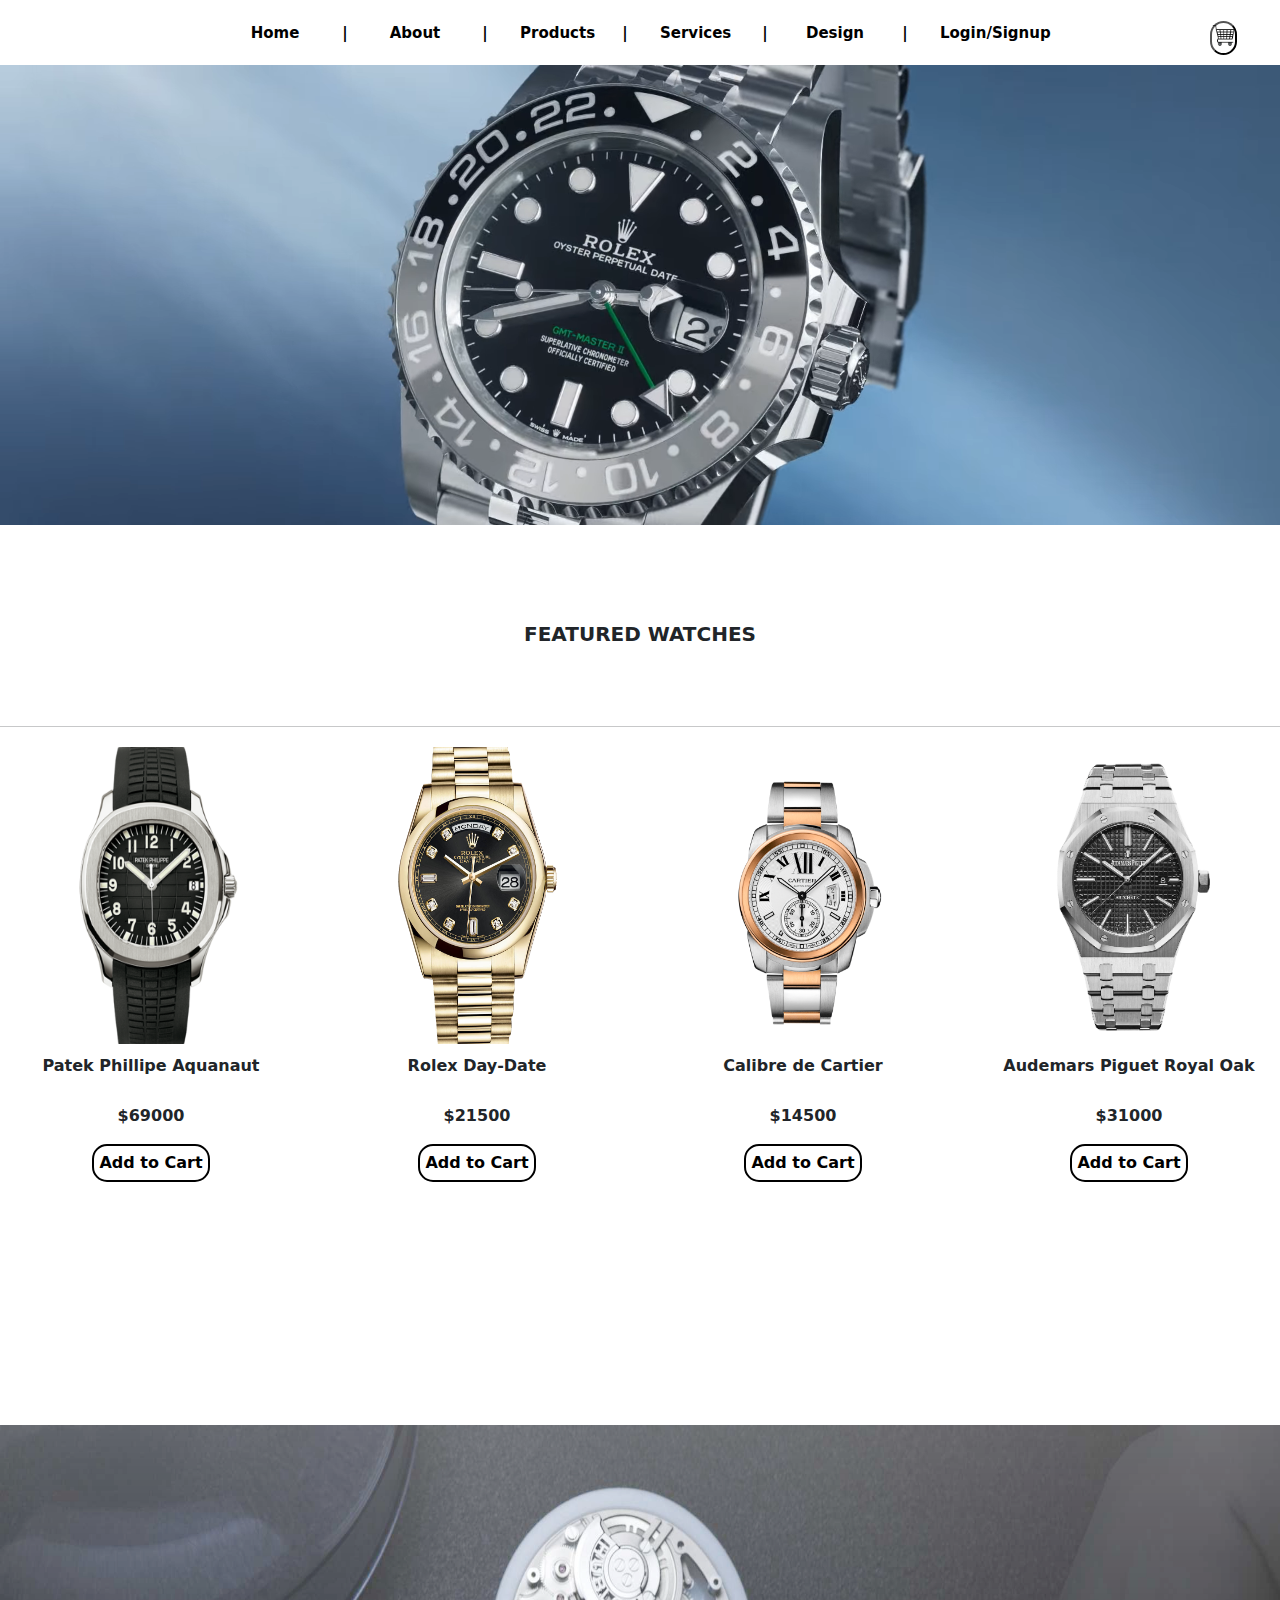
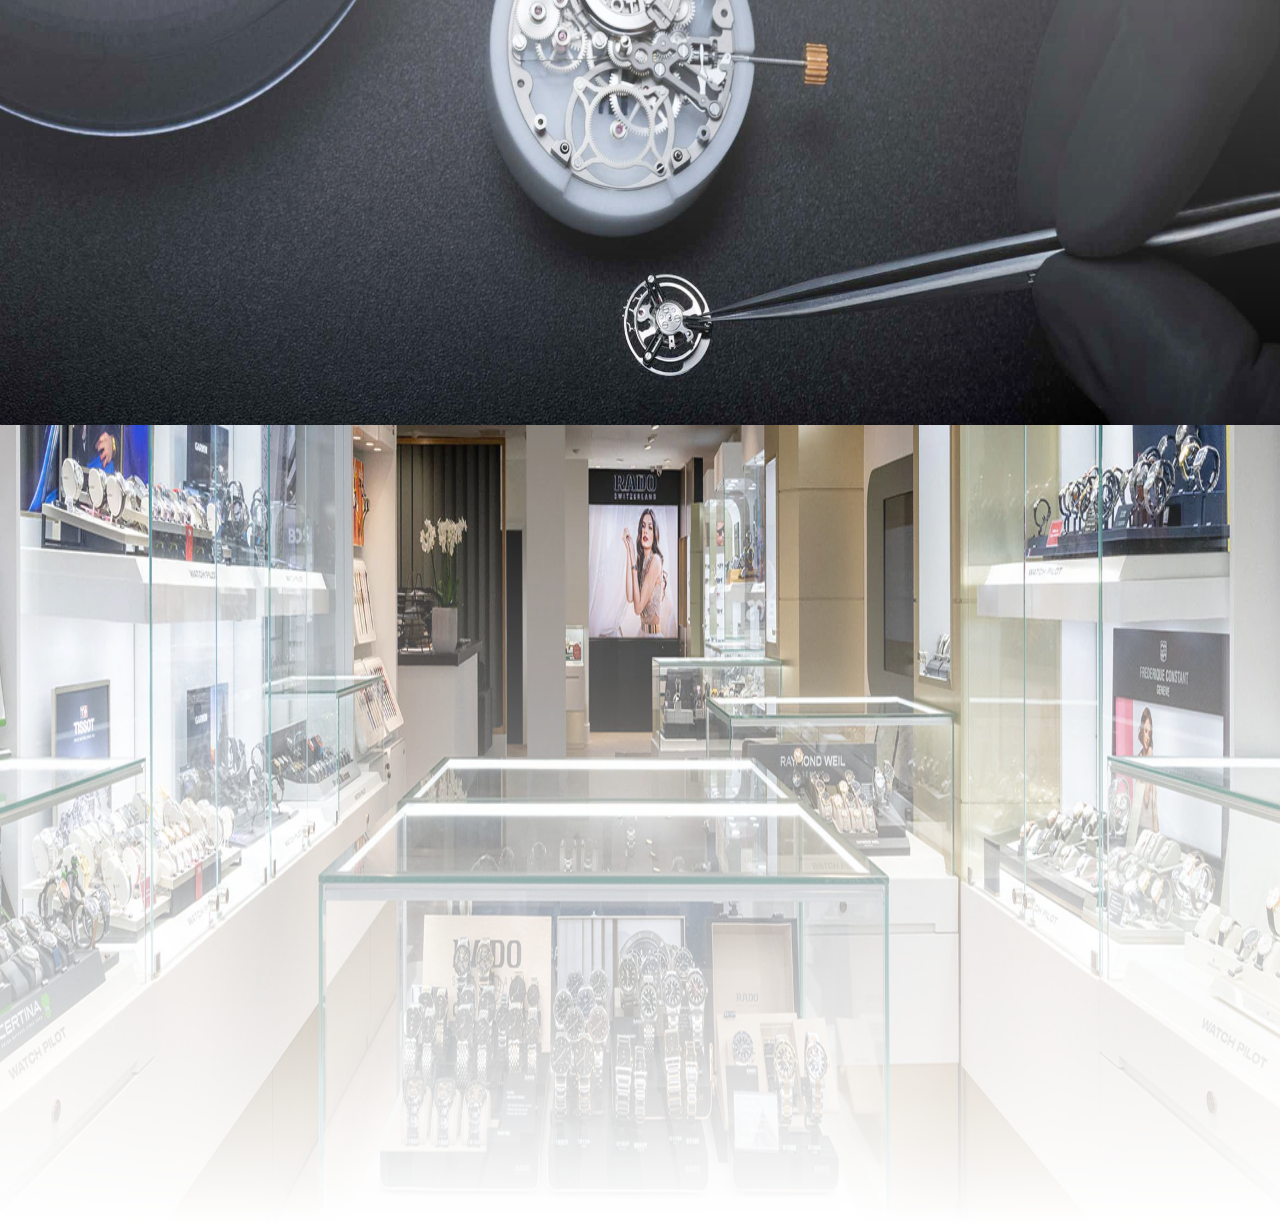
<file: Index.html>
<!--Code by Qahraman Taha Start-->
<!--Some code updated/changed by Bartlomiej-->
<!DOCTYPE html>
<html>

<head>
    <link rel="stylesheet" href="watchWebsite.css">
    <title>Watch Website</title>
</head>
<link href="https://cdn.jsdelivr.net/npm/bootstrap@5.3.3/dist/css/bootstrap.min.css" rel="stylesheet" integrity="sha384-QWTKZyjpPEjISv5WaRU9OFeRpok6YctnYmDr5pNlyT2bRjXh0JMhjY6hW+ALEwIH" crossorigin="anonymous">
<script src="Watches.js" async></script>


<body>

    <!--https://getbootstrap.com/docs/4.0/components/navbar/ This code displays a menu bar at the top of the page. Linking different pages.-->
    <div id="menu">
        <ul>
            <li class="menuitem"><a href="Index.html">Home</a></li>
            <li class="menuitem"><a href="#">|</a></li>
            <li class="menuitem"><a href="About.html">About</a></li>
            <li class="menuitem"><a href="#">|</a></li>
            <li class="menuitem"><a href="Products.html">Products</a></li>
            <li class="menuitem"><a href="#">|</a></li>
            <li class="menuitem"><a href="Services.html">Services</a></li>
            <li class="menuitem"><a href="#">|</a></li>
            <li class="menuitem"><a href="Design.html">Design</a></li>
            <li class="menuitem"><a href="#">|</a></li>
            <li class="menuitem"><a href="Contact.html">Login/Signup</a></li>
        </ul>
    </div>

    <!--This code creatse a button with an image inside. and a onclick function to go to the cart page-->
    <div id="cart">
        <button id="round" onclick="openCart()"><img id="cart2" src="Cart.png"></button>
    </div>

    <!--https://www.w3schools.com/html/html5_video.asp This code creates a import video that auto plays, loops and is muted-->
    <div id="container">
        <div id="mainpic">
            <video width="100%" grid-area="video" autoplay loop muted>
                <source src="watchvideo.webm" type="video/mp4">W
            </video>
        </div>


        <!-- This code displays images and a title of recommended watches to buy with a buy now button-->
        <div id="content text-warning">
            <h5>
                <p class="text-center">FEATURED WATCHES</p>
            </h5>
            <hr>

            <div class="container2">
                <div class="row">
                    <div class="col-sm p-1">
                        <img class="shop-item-image" src="watch1.png" width="80%" height="70%">
                        <p class="shop-item-title">Patek Phillipe Aquanaut</p>
                        <p class="shop-item-price">$69000</p>
                        <button class="buyNow" type="button">Add to Cart</button>
                    </div>
                    <div class="col-sm p-1">
                        <img class="shop-item-image" src="watch2.png" width="50%" height="70%">
                        <p class="shop-item-title" >Rolex Day-Date</p>
                        <p class="shop-item-price">$21500</p>
                        <button class="buyNow" type="button">Add to Cart</button>
                    </div>
                    <div class="col-sm p-1">
                        <img class="shop-item-image" src="watch3.png" width="90%" height="70%">
                        <p class="shop-item-title">Calibre de Cartier</p>
                        <p class="shop-item-price">$14500</p>
                        <button class="buyNow" type="button">Add to Cart</button>
                    </div>
                    <div class="col-sm p-1">
                        <img class="shop-item-image" src="watch4.png" width="90%" height="70%">
                        <p class="shop-item-title">Audemars Piguet Royal Oak</p>
                        <p class="shop-item-price">$31000</p>
                        <button class="buyNow" type="button">Add to Cart</button>
                    </div>
                </div>
            </div>

            <img src="image8.jpg" id="imagee" width="100%" height="850px">

            <!--This code displays an image-->
            <img src="image17.jpeg" class="imagee2" width="100%" height="800px">



</body>

</html>
<!--Code by Qahraman Taha End-->
</file>
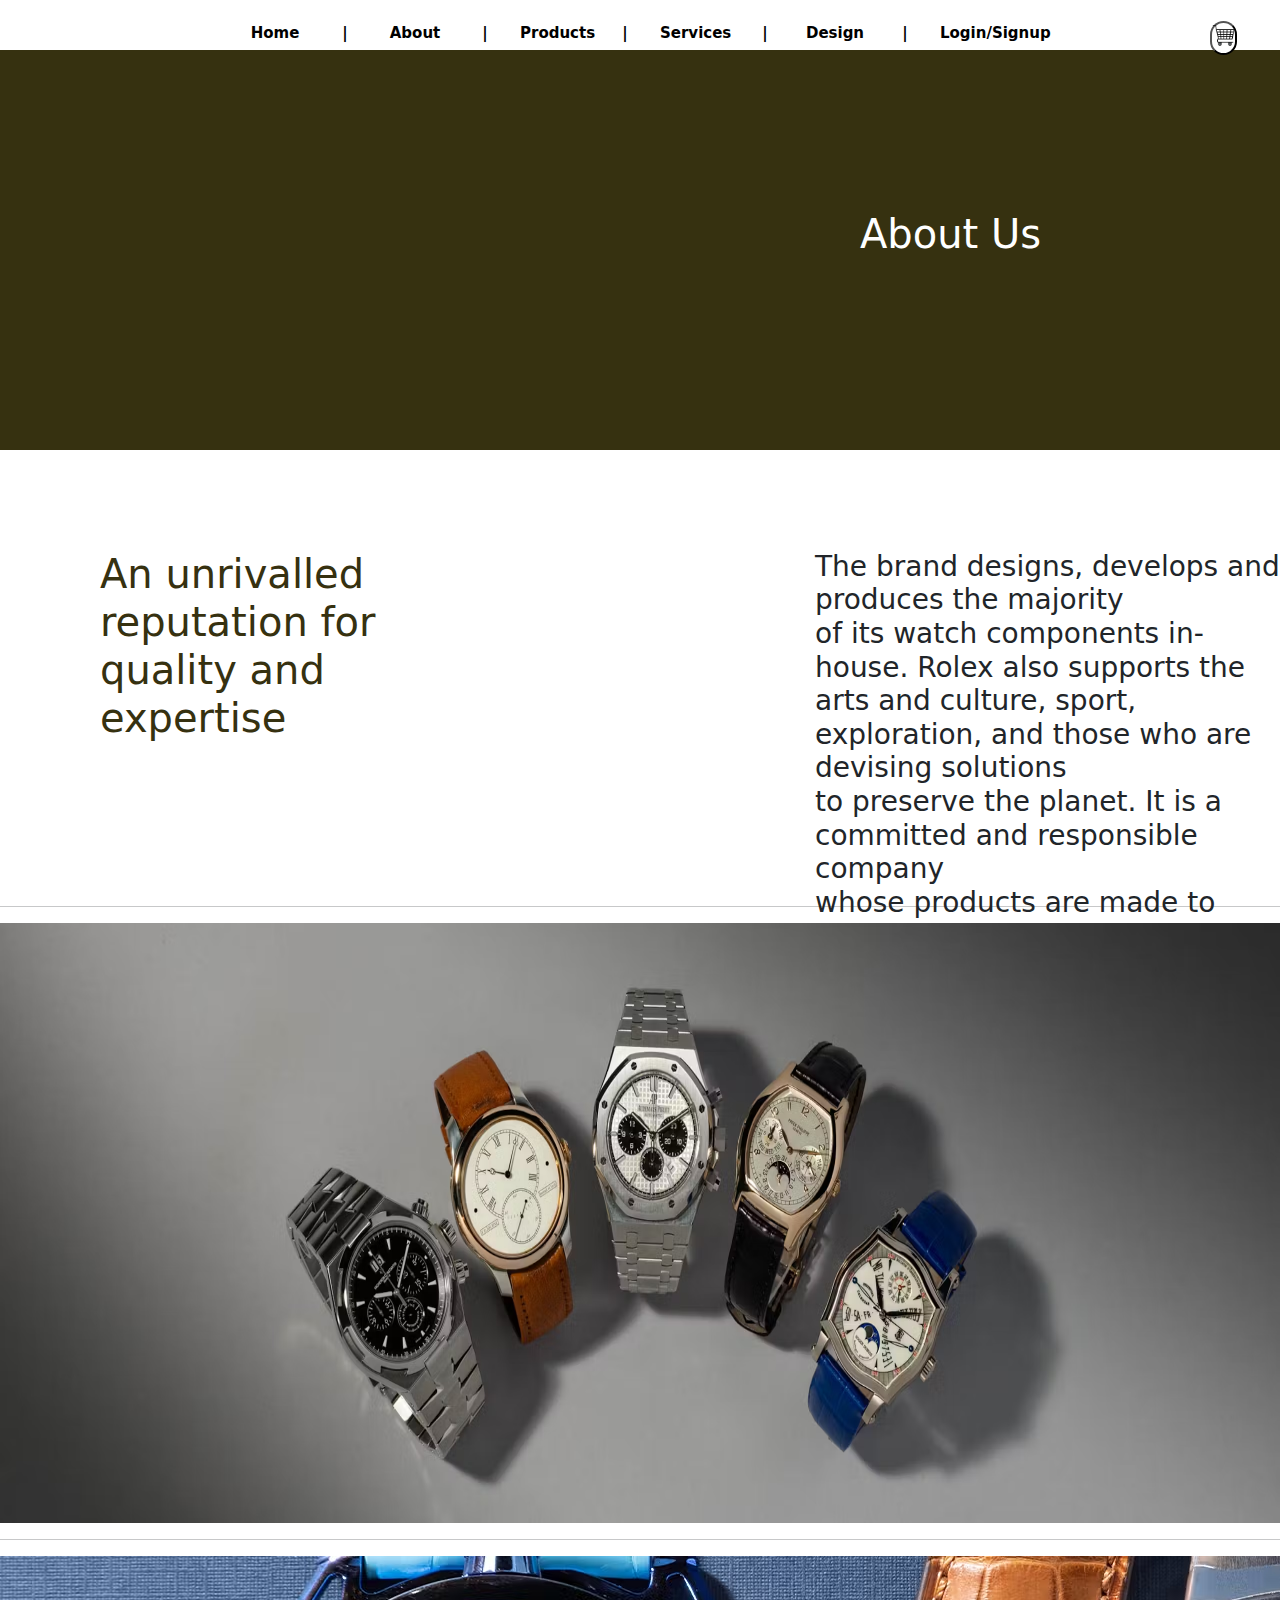
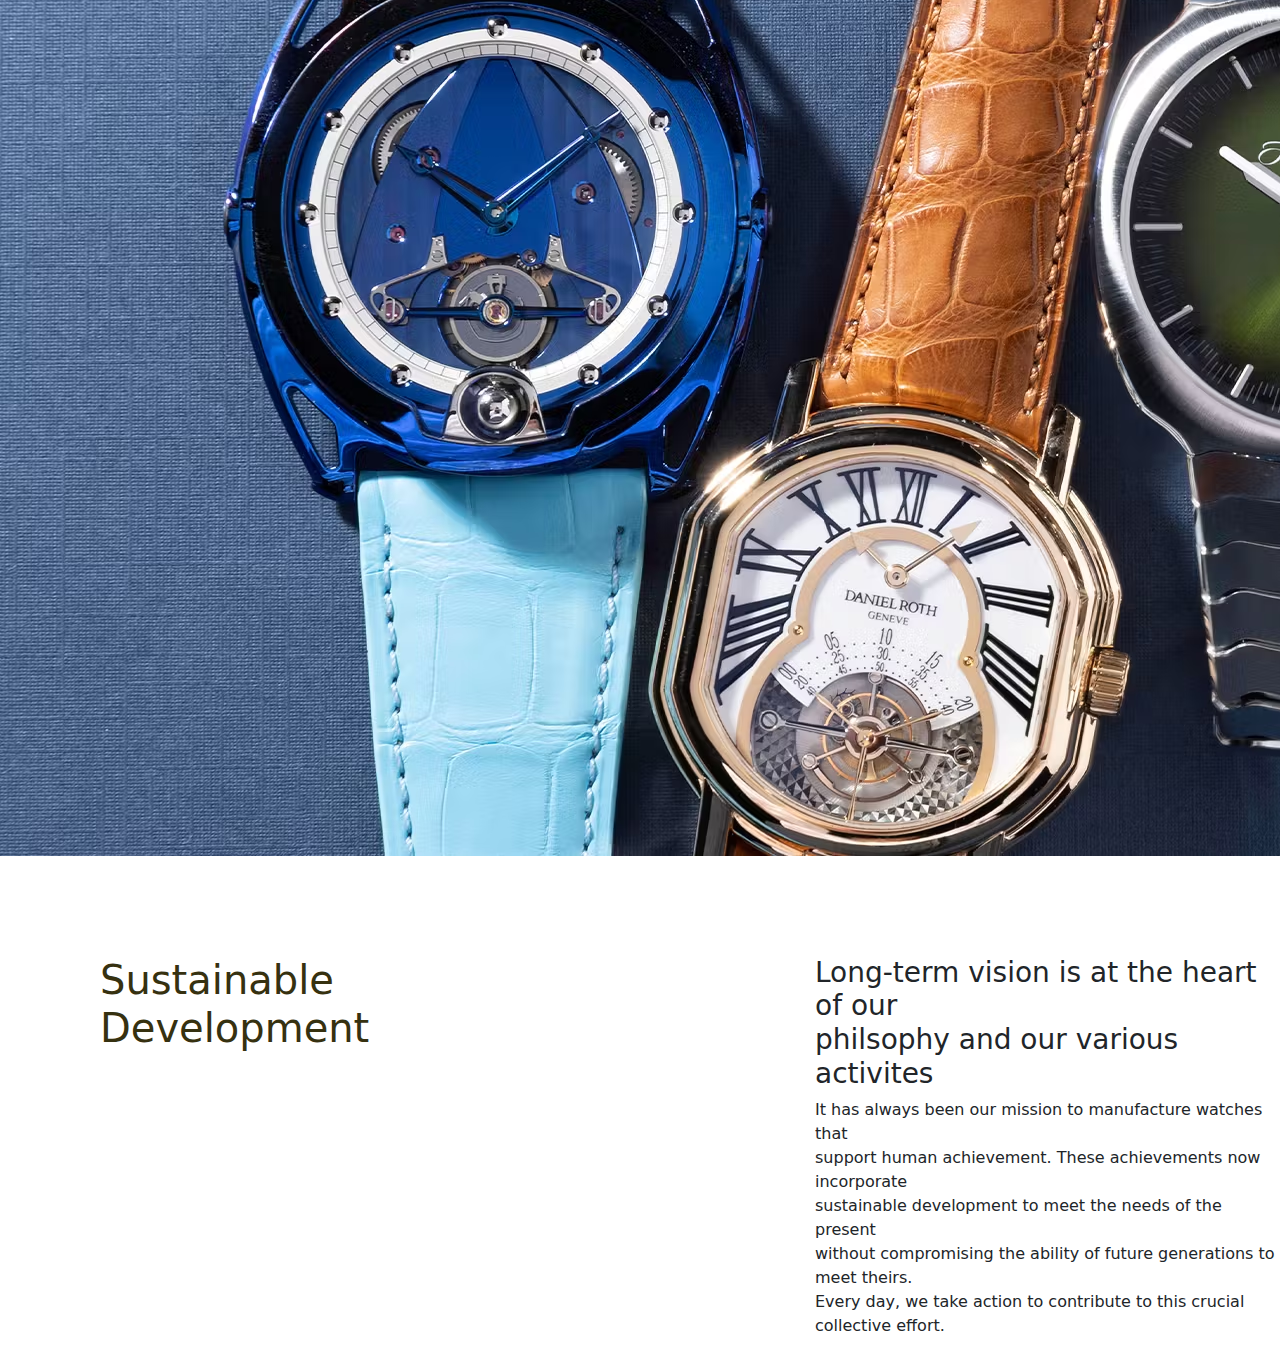
<file: About.html>
<!--Code by Qahraman Taha Start-->
<html>

<head>
    <link rel="stylesheet" href="watchWebsite.css">
    <title>Watch Website</title>
</head>
<link href="https://cdn.jsdelivr.net/npm/bootstrap@5.3.3/dist/css/bootstrap.min.css" rel="stylesheet" integrity="sha384-QWTKZyjpPEjISv5WaRU9OFeRpok6YctnYmDr5pNlyT2bRjXh0JMhjY6hW+ALEwIH" crossorigin="anonymous">
<script src="Watches.js"></script>

<body>

    <!--https://getbootstrap.com/docs/4.0/components/navbar/ This code displays a menu bar at the top of the page. Linking different pages.-->
    <div id="menu">
        <ul>
            <li class="menuitem"><a href="Index.html">Home</a></li>
            <li class="menuitem"><a href="#">|</a></li>
            <li class="menuitem"><a href="About.html">About</a></li>
            <li class="menuitem"><a href="#">|</a></li>
            <li class="menuitem"><a href="Products.html">Products</a></li>
            <li class="menuitem"><a href="#">|</a></li>
            <li class="menuitem"><a href="Services.html">Services</a></li>
            <li class="menuitem"><a href="#">|</a></li>
            <li class="menuitem"><a href="Design.html">Design</a></li>
            <li class="menuitem"><a href="#">|</a></li>
            <li class="menuitem"><a href="Contact.html">Login/Signup</a></li>
        </ul>
    </div>

    <!--This code creates a button with an image inside. and a onclick function to go to the cart page-->
    <div id="cart">
        <button id="round" onclick="openCart()"><img id="cart2" src="Cart.png"></button>
    </div>

    <!--This code is just text (H1,H3,p) inside divs. and classes for CSS.-->
    <div class="container3">
        <div class="aboutus text-white">
            <h1 id="abUs">About Us</h1>
        </div>
    </div>
    <div class="container4">
        <div id="two">
            <h1>An unrivalled reputation for <br> quality and expertise</h1>
        </div>
        <div id="three">
            <h3> The brand designs, develops and produces the majority <br>
                of its watch components in-house. Rolex also supports the arts and
                culture, sport, exploration, and those who are devising solutions<br>
                to preserve the planet. It is a committed and responsible company<br>
                whose products are made to last. In its quest for excellence,<br>
                Rolex strives each day to improve not only its watches but also<br>
                its environmental performance and its impact on society.</h3>
        </div>
    </div>
    <br>
    <br>
    <br>
    <br>
    <br>
    <br>
    <br>
    <br>
    <br>
    <br>
    <hr>
    <!--This code displays an image with a width of 100% and a height of 600px-->
    <img src="image21.jpeg" alt="..." width="100%" height="600px">
    <hr>
    <div>
        <!--This code displays an image with a paragraph and H4 text. with some classes for CSS-->
        <img src="image20.jpeg" alt="...">
        
        <div class="container4">
            <div id="two">
                <h1 class="text-centerp2">Sustainable Development</h1>
            </div>
            <div id="three">
                <h3>    Long-term vision is at the heart of our <br>
                    philsophy and our various activites</h4>
                    It has always been our mission to manufacture watches that <br>
                    support human achievement. These achievements now incorporate <br>
                    sustainable development to meet the needs of the present <br> 
                    without compromising the ability of future generations to meet theirs.<br>
                    Every day, we take action to contribute to this crucial collective effort.</p>
            </div>
        </div>

    </div>
</body>
</html>
<!--Code by Qahraman Taha End-->
</file>
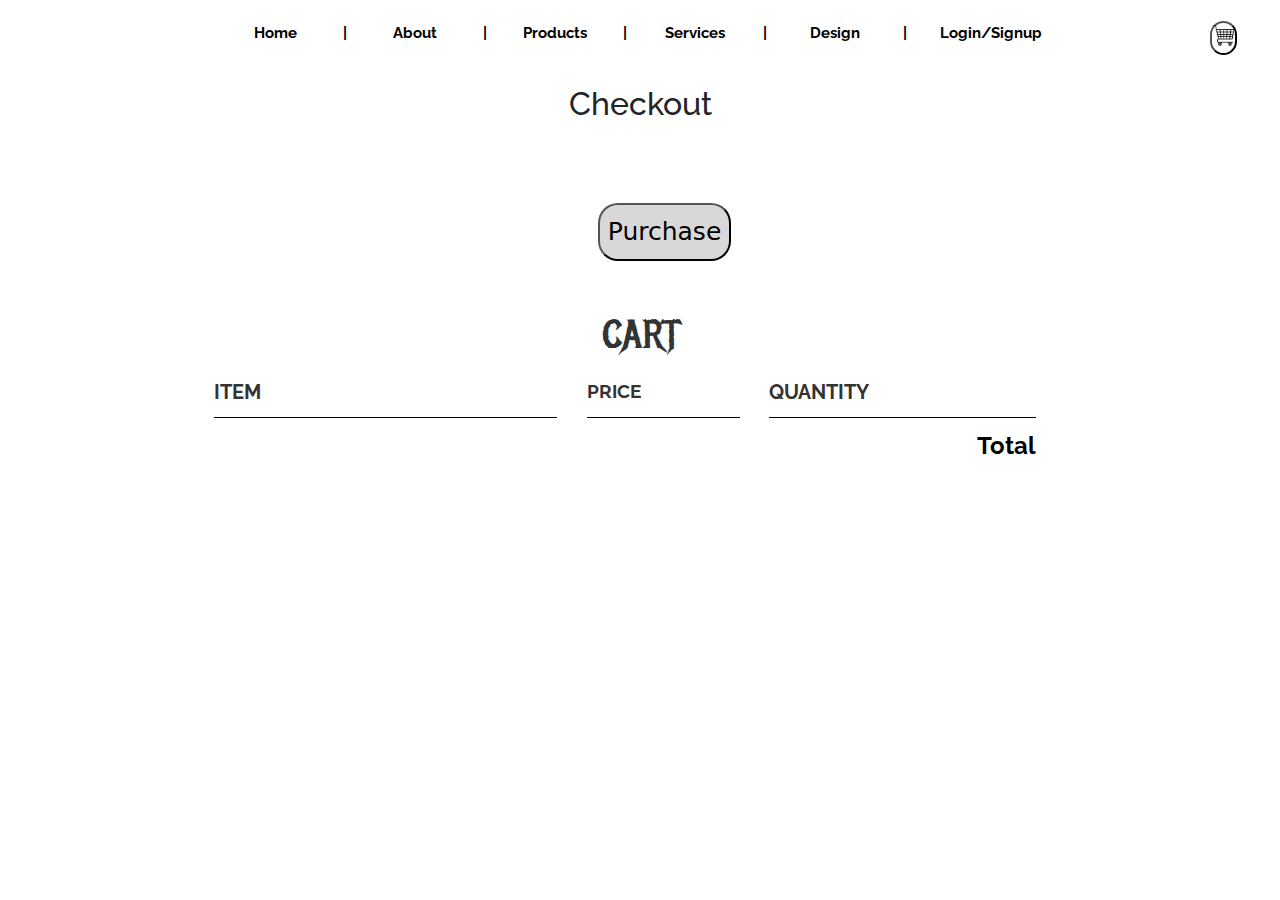
<file: Cart.html>
<!--Code by QahramanTaha Start-->
<!DOCTYPE html>
<html>
<head>
<meta charset="utf-8">
<meta name="viewport" content="width=device-width, initial-scale=1">
<title>Watch Website</title>
<link rel="stylesheet" href="watchWebsite.css">
<link href="https://cdn.jsdelivr.net/npm/bootstrap@5.3.3/dist/css/bootstrap.min.css" rel="stylesheet" integrity="sha384-QWTKZyjpPEjISv5WaRU9OFeRpok6YctnYmDr5pNlyT2bRjXh0JMhjY6hW+ALEwIH" crossorigin="anonymous">
<script src="Cart.js" async></script>
<style>
@import url('https://fonts.googleapis.com/css?family=Raleway:300,400,700');
@import url("https://fonts.googleapis.com/css?family=Metal+Mania");

@font-face {
    font-family: "Booter - Zero Zero";
    src: url("Fonts/Booter - Zero Zero.woff") format("woff"),
         url("Fonts/Booter - Zero Zero.woff2") format("woff2");
    font-weight: normal;
    font-style: normal;
}

* {
    box-sizing: border-box;
    font-family: Raleway;
    color: #777;
}

html, body {
    margin: 0;
    padding: 0;
    min-height: 100%;
}

.nav ul {
    margin: 0;
}

.nav li {
    display: inline;
}

.nav a {
    display: inline-block;
    padding: .5em;
    color: white;
    text-decoration: none;
}

.main-nav {
    text-align: center;
    font-size: 1.1em;
    font-weight: lighter;
    border-bottom: 1px solid rgba(255, 255, 255, .3)
}

.main-nav li {
    padding: 0 5%;
}

.nav a:hover {
    background-color: rgba(255, 255, 255, .3)
}

.main-header {
    background-color: rgba(0, 0, 0, .6);
    background-image: url("Images/Header Background.jpg");
    background-blend-mode: multiply;
    background-size: cover;
    padding-bottom: 30px;
}

.band-name {
    text-align: center;
    margin: 0;
    font-size: 4em;
    font-family: "Booter - Zero Zero";
    font-weight: normal;
    color: white;
}

.band-name-large {
    font-size: 8em;
}

.content-section {
    margin: 1em;
}

.container {
    max-width: 900px;
    margin: 0 auto;
    padding: 0 1.5em;
}
.section-header {
    font-family: "Metal Mania";
    font-weight: normal;
    color: #333;
    text-align: center;
    font-size: 2.5em;
}

.about-band-image {
    float: left;
    height: 200px;
    width: 200px;
    margin: 15px;
    border-radius: 50%;
}

.main-footer {
    background-color: #56CCF2;
    color: white;
    padding: .25em 0;
}

.main-footer-container {
    display: flex;
    align-items: center;
}

.main-footer-container ul {
    flex-grow: 1;
    text-align: end;
}

.footer-nav li {
    padding: 0 .5em;
}

.footer-nav img {
    width: 30px;
    height: 30px;
}

.btn {
    text-align: center;
    vertical-align: middle;
    padding: .67em .67em;
    cursor: pointer;
}

.btn-header {
    margin: .5em 15% 2em 15%;
    color: white;
    border: 2px solid #2D9CDB;
    background-color: rgba(255, 255, 255, .1);
    border-radius: 0;
    font-size: 1.5em;
    font-weight: lighter;
    padding-left: 2em;
    padding-right: 2em;
}

.btn-header:hover {
    background-color: rgba(255, 255, 255, .3);
}

.btn-play {
    display: block;
    margin: 0 auto;
    color: #2D9CDB;
    font-size: 4em;
    border-radius: 50%;
    width: 100px;
    height: 100px;
    padding: 0;
    text-align: center;
}

.btn-primary {
    color: white;
    background-color: #56CCF2;
    border: none;
    border-radius: .3em;
    font-weight: bold;
}

.btn-primary:hover {
    background-color: #2D9CDB;
}

.tour-row {
    border-bottom: 1px solid black;
    padding-bottom: 1em;
    margin-bottom: 1em;
}

.tour-row:last-child {
    border: none;
}

.tour-item {
    display: inline-block;
    padding-right: .5em;
}

.tour-date {
    color: #555;
    width: 11%;
    font-weight: bold;
}

.tour-city {
    width: 24%;
}

.tour-arena {
    width: 42%;
}

.tour-btn {
    max-width: 19%;
}

.shop-item {
    margin: 30px;
}

.shop-item-title {
    display: block;
    width: 100%;
    text-align: center;
    font-weight: bold;
    font-size: 1.5em;
    color: #333;
    margin-bottom: 15px;
}

.shop-item-image {
    height: 250px;
}

.shop-item-details {
    display: flex;
    align-items: center;
    padding: 5px;
}

.shop-item-price {
    flex-grow: 1;
    color: #333;
}

.shop-items {
    display: flex;
    flex-wrap: wrap;
    justify-content: space-around;
}

.cart-header {
    font-weight: bold;
    font-size: 1.25em;
    color: #333;
}

.cart-column {
    display: flex;
    align-items: center;
    border-bottom: 1px solid black;
    margin-right: 1.5em;
    padding-bottom: 10px;
    margin-top: 10px;
}

.cart-row {
    display: flex;
}

.cart-item {
    width: 45%;
}

.cart-price {
    width: 20%;
    font-size: 1.2em;
    color: #333;
}

.cart-quantity {
    width: 35%;
}

.cart-item-title {
    color: #333;
    margin-left: .5em;
    font-size: 1.2em;
}

.cart-item-image {
    width: 75px;
    height: auto;
    border-radius: 10px;
}

.btn-danger {
    color: white;
    background-color: #EB5757;
    border: none;
    border-radius: .3em;
    font-weight: bold;
}

.btn-danger:hover {
    background-color: #CC4C4C;
}

.cart-quantity-input {
    height: 34px;
    width: 50px;
    border-radius: 5px;
    border: 1px solid #56CCF2;
    background-color: #eee;
    color: #333;
    padding: 0;
    text-align: center;
    font-size: 1.2em;
    margin-right: 25px;
}

.cart-row:last-child {
    border-bottom: 1px solid black;
}

.cart-row:last-child .cart-column {
    border: none;
}

.cart-total {
    text-align: end;
    margin-top: 10px;
    margin-right: 10px;
}

.cart-total-title {
    font-weight: bold;
    font-size: 1.5em;
    color: black;
    margin-right: 20px;
}

.cart-total-price {
    color: #333;
    font-size: 1.1em;
}

.btn-purchase {
    display: block;
    margin: 40px auto 80px auto;
    font-size: 1.75em;
}

.purchaseBtn {
    margin-left: 46.7%;
    color: black;
    background-color: rgb(216, 216, 216);
    border-radius: 20px;
    padding: 8px;
    margin-bottom: 50px;
    font-size: 25px;
    font-weight: 500;
}

</style>
</head>
<body>
  <!--https://getbootstrap.com/docs/4.0/components/navbar/ This code displays a menu bar at the top of the page. Linking different pages.-->
  <div id="menu">
    <ul>
      <li class="menuitem"><a href="Index.html">Home</a></li>
      <li class="menuitem"><a href="#">|</a></li>
      <li class="menuitem"><a href="About.html">About</a></li>
      <li class="menuitem"><a href="#">|</a></li>
      <li class="menuitem"><a href="Products.html">Products</a></li>
      <li class="menuitem"><a href="#">|</a></li>
      <li class="menuitem"><a href="Services.html">Services</a></li>
      <li class="menuitem"><a href="#">|</a></li>
      <li class="menuitem"><a href="Design.html">Design</a></li>
      <li class="menuitem"><a href="#">|</a></li>
      <li class="menuitem"><a href="Contact.html">Login/Signup</a></li>
    </ul>
  </div>
 
  <!--This code creates a button with an image inside and an onclick function to go to the cart page-->
  <div id="cart">
    <a href="Cart.html"><button id="round" onclick="openCart()"><img id="cart2" src="Cart.png"></button></a>
  </div>                 
  <!--Some of Bartlomiej's code included-->
  <!--https://getbootstrap.com/docs/4.0/layout/grid/. This code is a checkout area. Creates rows and columns for when a user buys an item. it would be displayed in this grid system-->
  <h2 class="text-center">Checkout</h2>

  <button class="purchaseBtn" id="show-Card">Purchase</button>
  
  <!--Robert Onofrei, This is our cart system where you can add too, increase/decrease quantity, remove items from cart-->
  <section class="container content-section">
    <h2 class="section-header">CART</h2>
    <div class="cart-row">
        <span class="cart-item cart-header cart-column">ITEM</span>
        <span class="cart-price cart-header cart-column">PRICE</span>
        <span class="cart-quantity cart-header cart-column">QUANTITY</span>
    </div>
    <div class="cart-items">
    </div>
    <div class="cart-total">
        <strong class="cart-total-title">Total</strong>
        <span class="cart-total-price"></span>
    </div>
<!--Robert Onofrei, This is our purchase system where you input ur card details no money will be take of course-->

    <div class="popup">
        <div class="close-btn">&times;</div>
        <div class="form">
            <h2>Payment Details</h2>
            <div class="form-element">
                <label for="fullName">CardHolder Name</label>
                <input type="fname" id="Name" placeholder="John Ward">
            </div>
            <div class="form-element">
                <label for="CardNumber">Card Number</label>
                <input type="fname" id="Number" placeholder="16 Digit Number">
            </div>
            <div class="form-element">
                <label for="ExpiryDate">Expiry Date</label> 
                <input type="Expiry" id="Expiry" placeholder="MM/YY"> 
            <div class="form-element">
                <label for="fullName">CVV</label>
                <input type="CVV" id="CVV" placeholder="3 Digit Number">
            </div>
            <div class="form-element">
                <input type="checkbox" id="Save card details">
                <label for="Save card details">Save Card Details</label>
            </div>
            <div class="form-element">
                <button onclick="confirmation()">Pay Now</button>
            </div>
            <div class="form-element">
                <a href="#"></a>
            </div>
        </div>
    </div>
    
</section>
</body>
</html>
<!--Code by Qahraman Taha End-->
</file>
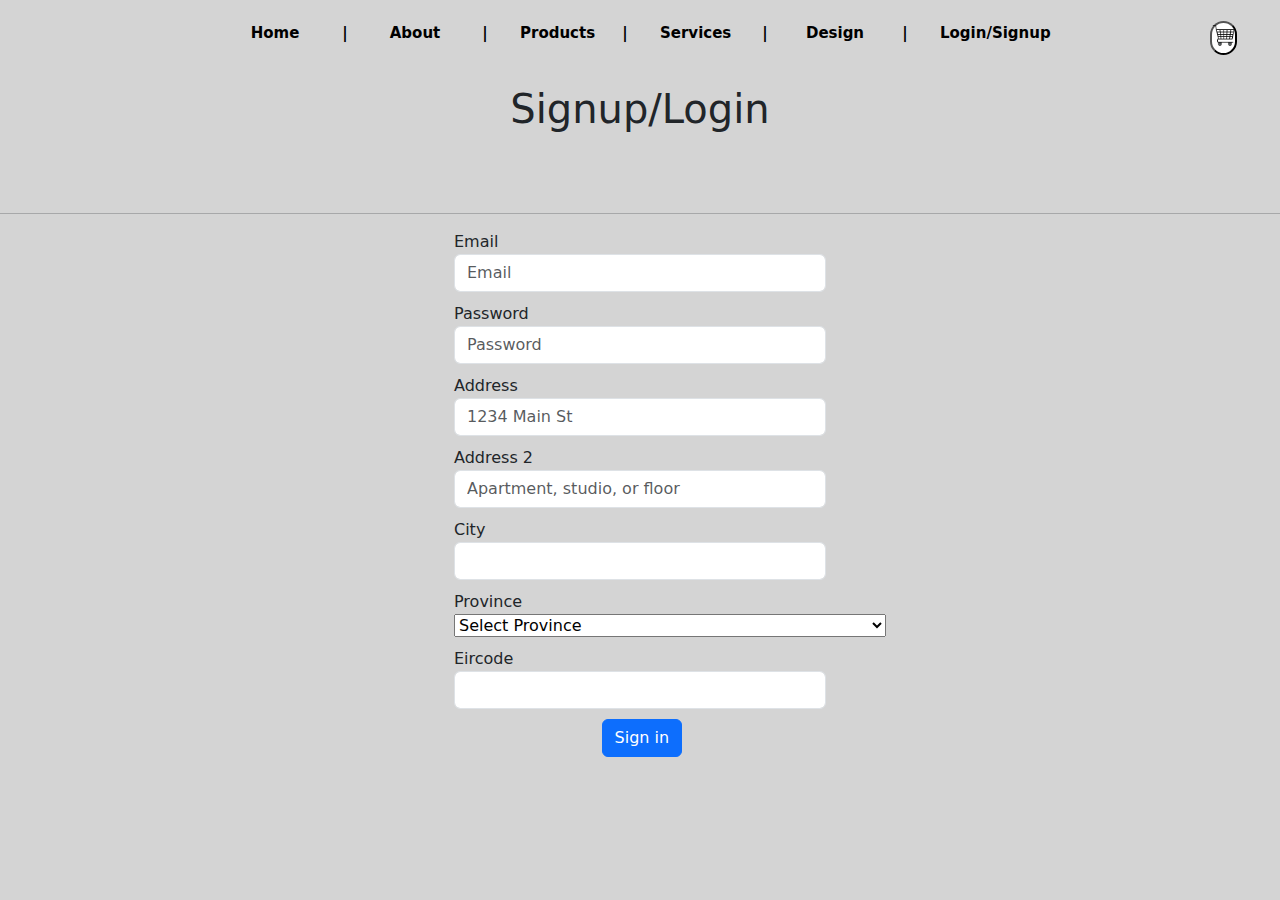
<file: Contact.html>
<!--Code by Qahraman Taha Start-->
<!--*Contact page is actually login page*-->
<html>

<head>
    <meta charset="UTF-8">

    <link rel="stylesheet" href="watchWebsite.css">
    <link href="https://cdn.jsdelivr.net/npm/bootstrap@5.3.3/dist/css/bootstrap.min.css" rel="stylesheet" integrity="sha384-QWTKZyjpPEjISv5WaRU9OFeRpok6YctnYmDr5pNlyT2bRjXh0JMhjY6hW+ALEwIH" crossorigin="anonymous">

    <title>Watch Website</title>
</head>
<script src="Watches.js"></script>

<body class="signup">
    <!--https://getbootstrap.com/docs/4.0/components/navbar/ This code displays a menu bar at the top of the page. Linking different pages.-->
    <div id="menu">
        <ul>
            <li class="menuitem"><a href="Index.html">Home</a></li>
            <li class="menuitem"><a href="#">|</a></li>
            <li class="menuitem"><a href="About.html">About</a></li>
            <li class="menuitem"><a href="#">|</a></li>
            <li class="menuitem"><a href="Products.html">Products</a></li>
            <li class="menuitem"><a href="#">|</a></li>
            <li class="menuitem"><a href="Services.html">Services</a></li>
            <li class="menuitem"><a href="#">|</a></li>
            <li class="menuitem"><a href="Design.html">Design</a></li>
            <li class="menuitem"><a href="#">|</a></li>
            <li class="menuitem"><a href="Contact.html">Login/Signup</a></li>
        </ul>
    </div>

    <!--This code creatse a button with an image inside. and a onclick function to go to the cart page-->
    <div id="cart">
        <button id="round" onclick="openCart()"><img id="cart2" src="Cart.png"></button>
    </div>

    <h1 class="text-center">Signup/Login</h1>

    <hr> 
    <div id="container"></div>
    <!--Some of Bartlomiej's code included-->
    <!--https://getbootstrap.com/docs/4.0/components/forms/ this code creates a form for users containing email, passowrd, address, city, state, zip and a sign in button. to make an account.-->
    <div class="container">
        <form>
            <div class="form-row  d-flex justify-content-center">
                <div class="form-group col-md-4 col-sm-12 ">
                    <label for="inputEmail4">Email</label>
                    <input type="email" class="form-control" id="inputEmail4" placeholder="Email">
                </div>
            </div>
            <div class="form-row d-flex justify-content-center">
                <div class="form-group col-md-4 col-sm-12">
                    <label for="inputPassword4">Password</label>
                    <input type="password" class="form-control" id="inputPassword4" placeholder="Password">
                </div>
            </div>
            <div class="form-row d-flex justify-content-center">
                <div class="form-group col-md-4 col-sm-12">
                    <label for="inputAddress">Address</label>
                    <input type="text" class="form-control" id="inputAddress" placeholder="1234 Main St">
                </div>
            </div>
            <div class="form-row d-flex justify-content-center">
                <div class="form-group col-md-4 col-sm-12">
                    <label for="inputAddress2">Address 2</label>
                    <input type="text" class="form-control" id="inputAddress2" placeholder="Apartment, studio, or floor">
                </div>
            </div>

            <div class="form-row d-flex justify-content-center">
                <div class="form-group col-md-4 col-sm-12">
                    <label for="inputCity">City</label>
                    <input type="text" class="form-control" id="inputCity">
                </div>
            </div>
            
            <div class="form-row d-flex justify-content-center">
                <div class="form-group col-md-4 col-sm-12">
                    <label for="inputState">Province</label>
                    <div class="select">
                        <select>
                            <option value="0">Select Province</option>
                            <option value="1">Connacht</option>
                            <option value="2">Leinster</option>
                            <option value="3">Munster</option>
                            <option value="4">Ulster</option>
                        </select>
                    </div>
                </div>
            </div>
            <div class="form-row d-flex justify-content-center">
                <div class="form-group col-md-4 col-sm-12">
                    <label for="inputZip">Eircode</label>
                    <input type="text" class="form-control" id="inputZip">
                </div>
            </div>
            </div>
            </div>
            </div>
            <button type="submit" class="btn btn-primary" onclick="login()">Sign in</button>
        </form>
    </div>

</body>

</html>
<!--Code by Qahraman Taha End-->
</file>
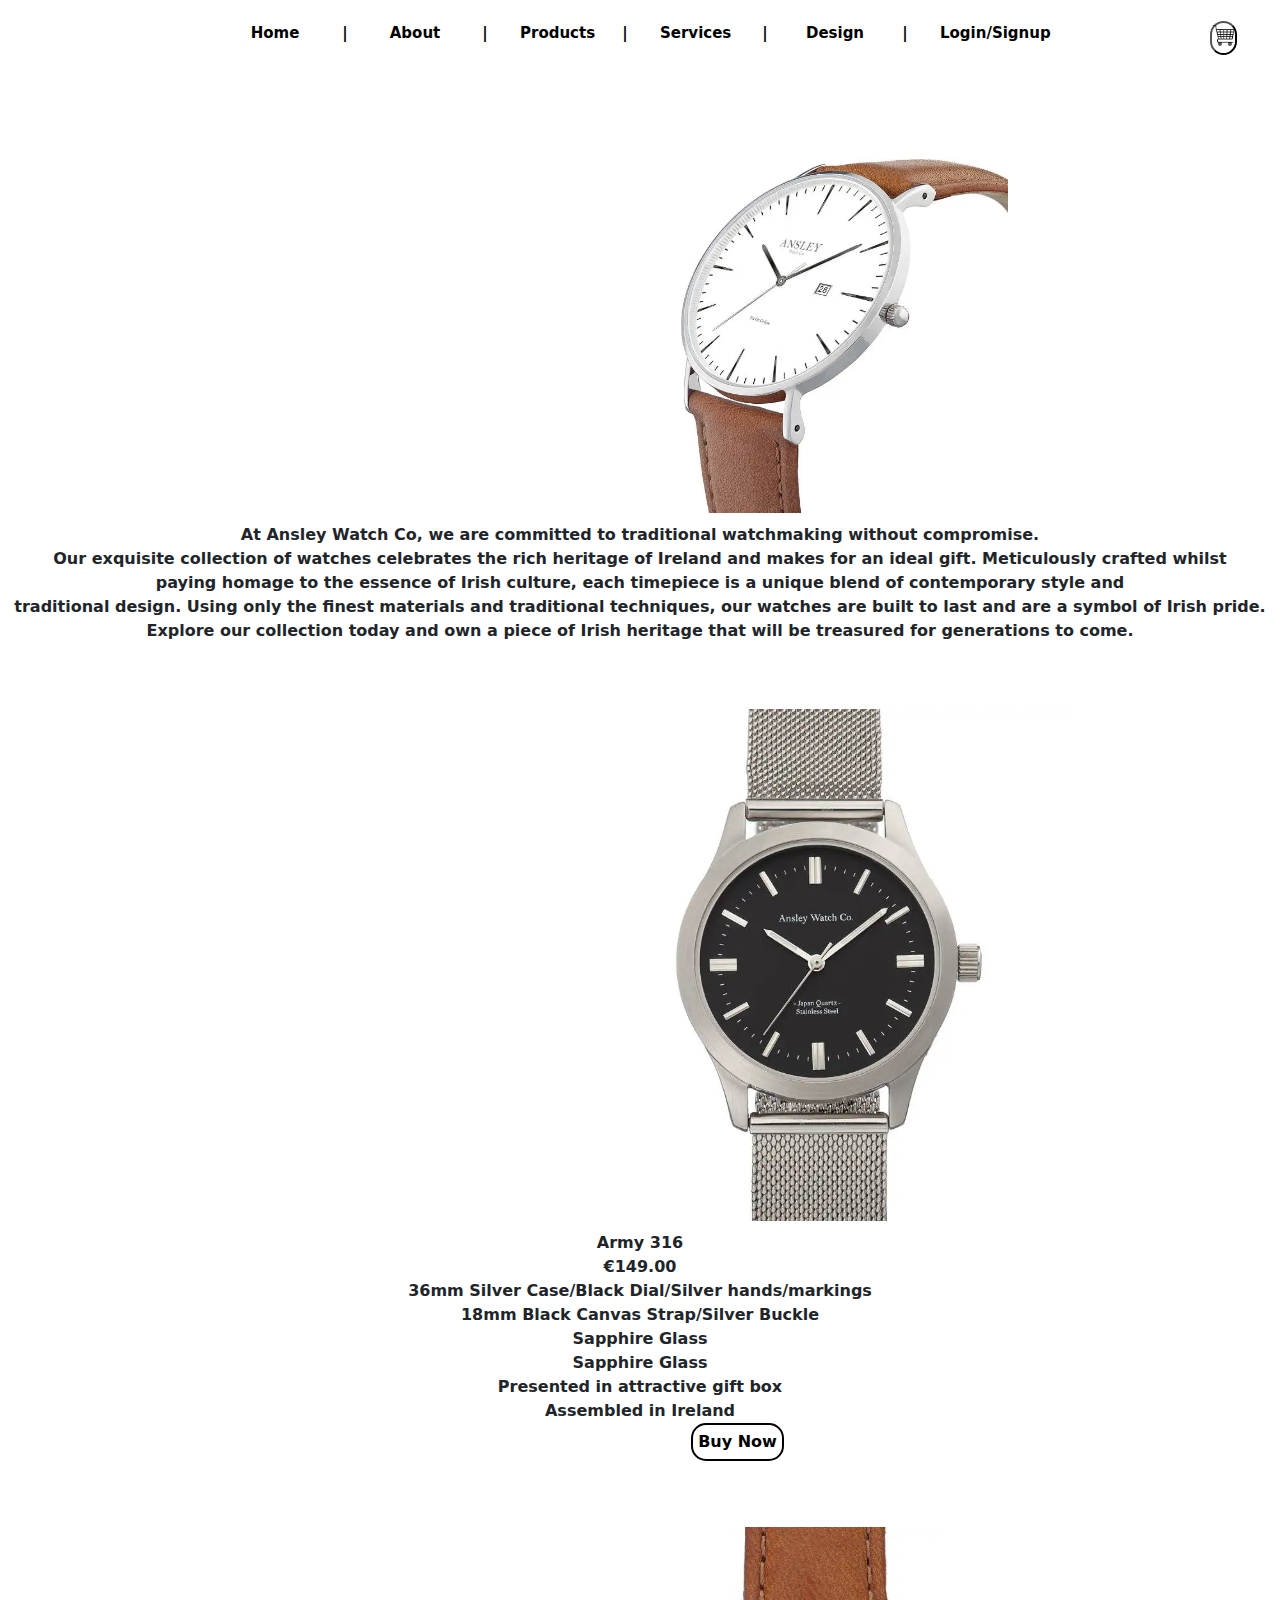
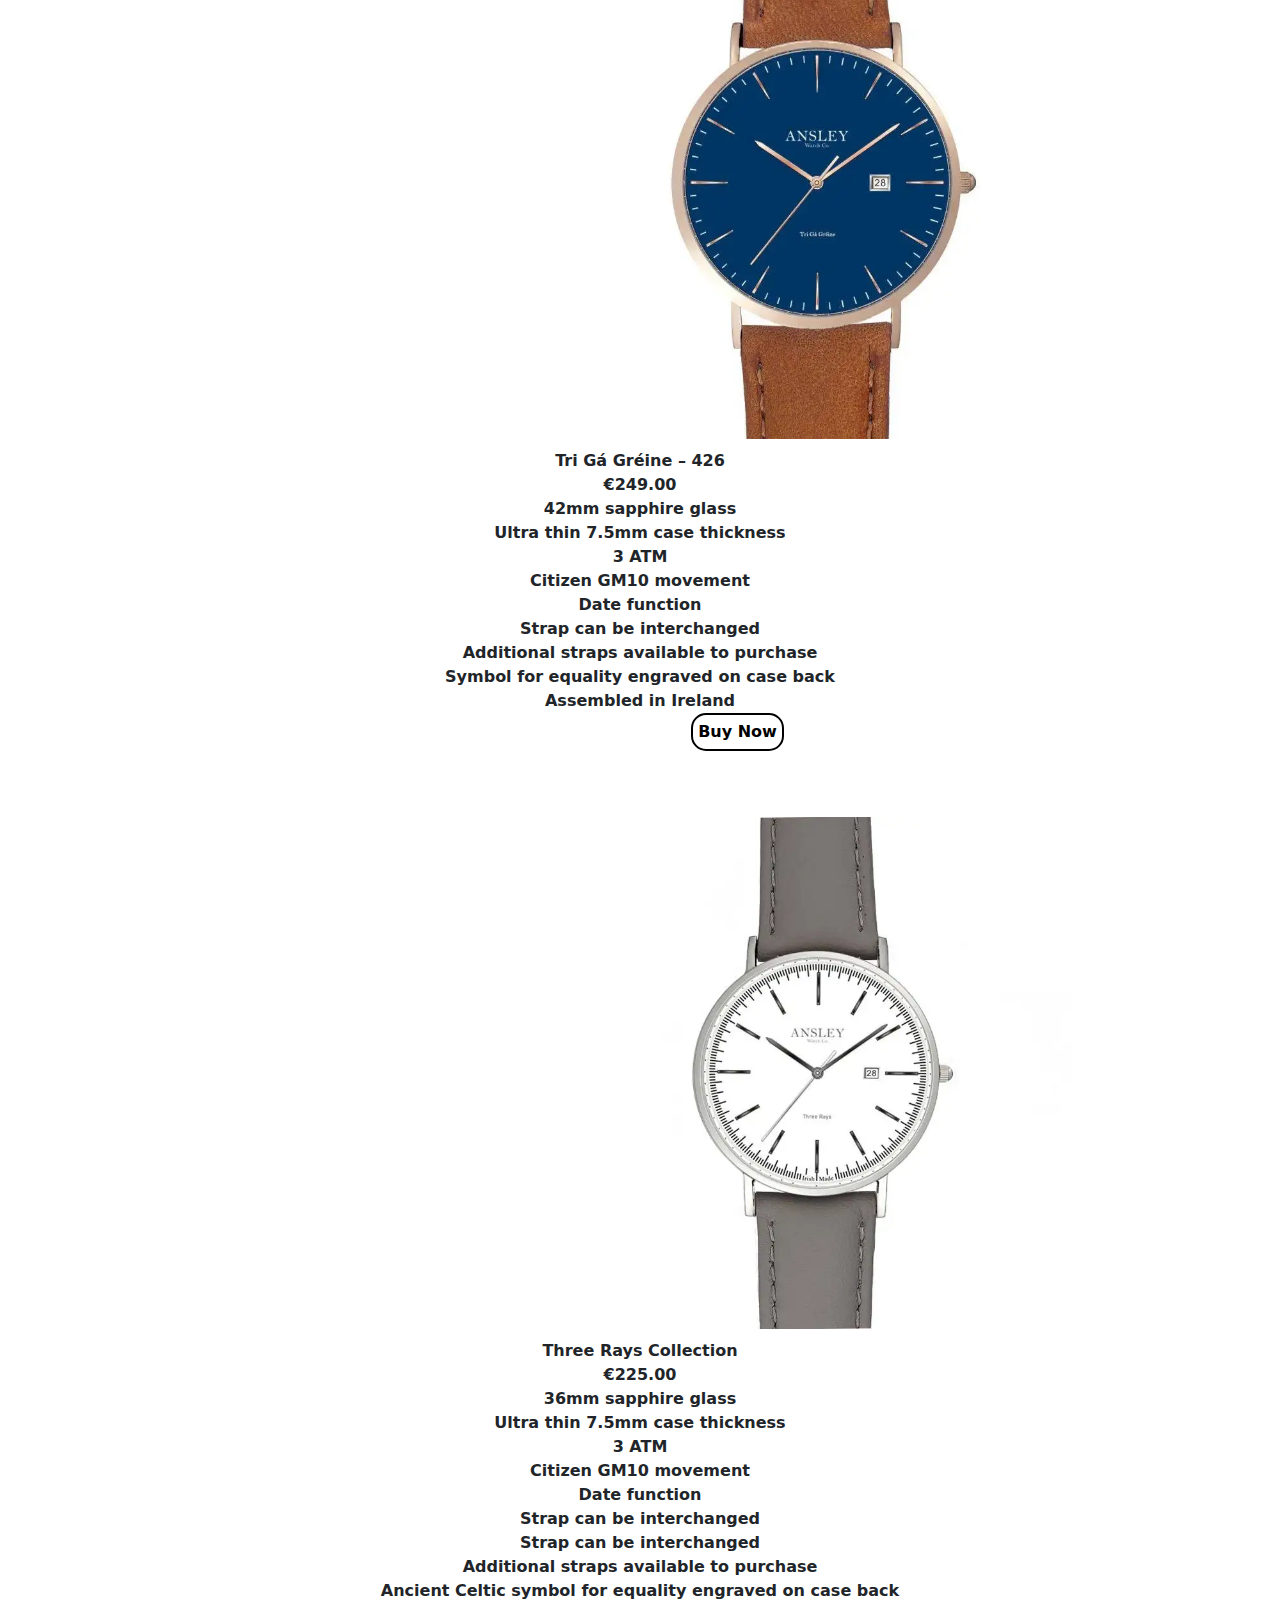
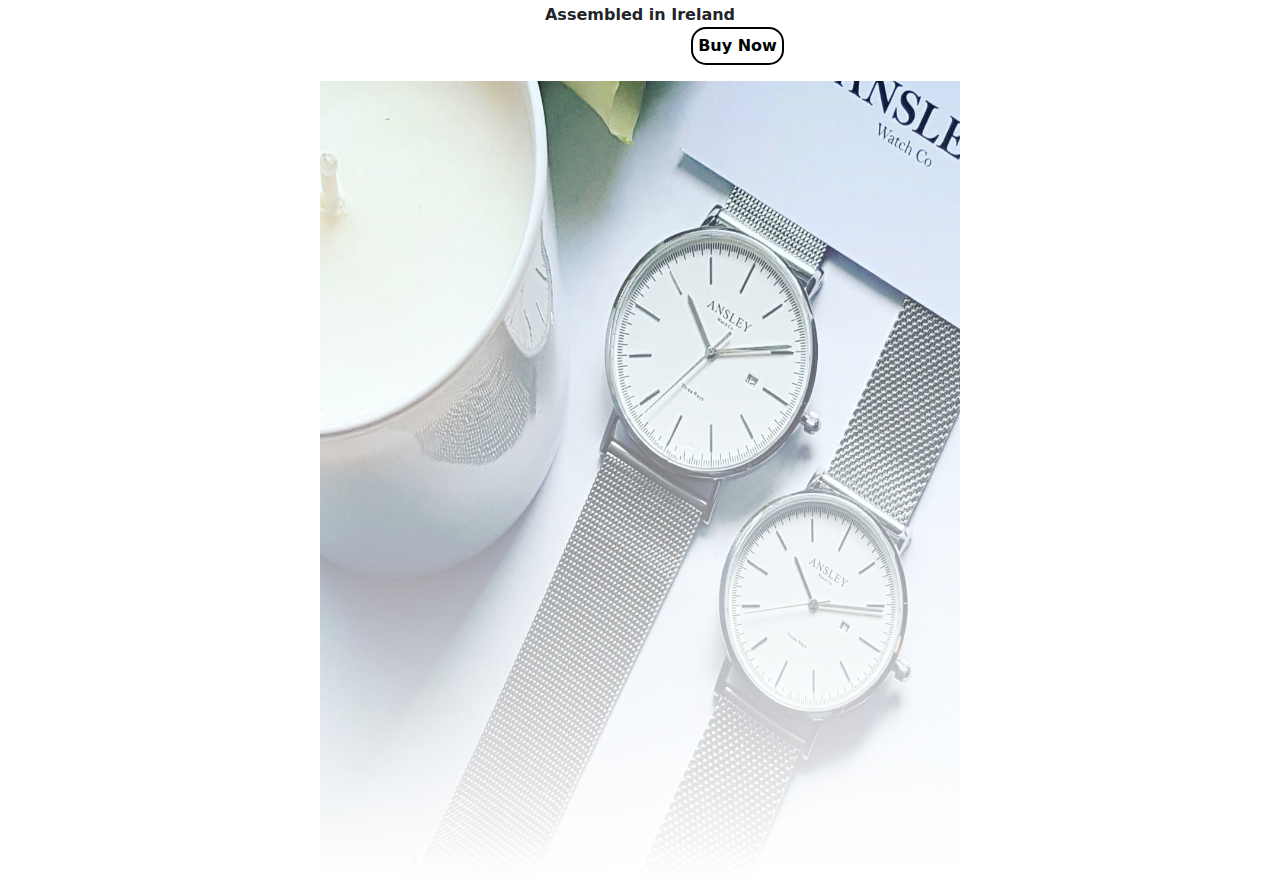
<file: Design.html>
<!--Code by Qahraman Taha Start-->
<!--Some code updated/changed by Bartlomiej-->
<html>

<head>
    <link rel="stylesheet" href="watchWebsite.css">
    <title>Watch Website</title>
</head>
<link href="https://cdn.jsdelivr.net/npm/bootstrap@5.3.3/dist/css/bootstrap.min.css" rel="stylesheet" integrity="sha384-QWTKZyjpPEjISv5WaRU9OFeRpok6YctnYmDr5pNlyT2bRjXh0JMhjY6hW+ALEwIH" crossorigin="anonymous">

<body>
    <script src="Watches.js"></script>

    <!--https://getbootstrap.com/docs/4.0/components/navbar/ This code displays a menu bar at the top of the page. Linking different pages.-->
    <div id="menu">
        <ul>
            <li class="menuitem"><a href="Index.html">Home</a></li>
            <li class="menuitem"><a href="#">|</a></li>
            <li class="menuitem"><a href="About.html">About</a></li>
            <li class="menuitem"><a href="#">|</a></li>
            <li class="menuitem"><a href="Products.html">Products</a></li>
            <li class="menuitem"><a href="#">|</a></li>
            <li class="menuitem"><a href="Services.html">Services</a></li>
            <li class="menuitem"><a href="#">|</a></li>
            <li class="menuitem"><a href="Design.html">Design</a></li>
            <li class="menuitem"><a href="#">|</a></li>
            <li class="menuitem"><a href="Contact.html">Login/Signup</a></li>
        </ul>
    </div>

    
   
    <!--This code creatse a button with an image inside. and a onclick function to go to the cart page-->
    <div id="cart">
        <button id="round" onclick="openCart()"><img id="cart2" src="Cart.png"></button>
    </div>

    <!--This code displays an images and a discription text and a button to buy now-->
    <img src="watch6.jpeg" id="designPic1" width="35%" alt="...">

    <p class="designP">At Ansley Watch Co, we are committed to traditional watchmaking without compromise.
    <br>Our exquisite collection of watches celebrates the rich heritage of Ireland and makes for an ideal gift.
    Meticulously crafted whilst<br> paying homage to the essence of Irish culture, each timepiece is a unique blend of contemporary style and<br> traditional design.
    Using only the finest materials and traditional techniques, our watches are built to last and are a symbol of Irish pride.<br>
    Explore our collection today and own a piece of Irish heritage that will be treasured for generations to come.</p>

    

    <!--This code displays an image and a discription text and a button to buy now-->
    <img src="watch8.jpeg" id="designPic2" width="40%" alt="...">

    <p class="designTitle"><b>Army 316</b><br>
        €149.00<br>
        36mm Silver Case/Black Dial/Silver hands/markings<br>
        18mm Black Canvas Strap/Silver Buckle<br>
        Sapphire Glass<br>
        Sapphire Glass<br>
        Presented in attractive gift box<br>
        Assembled in Ireland<br>
        <button class="productBuy">Buy Now</button>
    </p>
    

    <!--This code displays an image and a discription text and a button to buy now-->
    <img src="watch9.jpeg" id="designPic2" width="40%" alt="...">

    <p><b>Tri Gá Gréine – 426</b><br>
        €249.00<br>
        42mm sapphire glass<br>
        Ultra thin 7.5mm case thickness<br>
        3 ATM<br>
        Citizen GM10 movement<br>
        Date function<br>
        Strap can be interchanged<br>
        Additional straps available to purchase<br>
        Symbol for equality engraved on case back<br>
        Assembled in Ireland<br>
        <button class="productBuy">Buy Now</button>
    </p>

    <!--This code displays an image and a discription text and a button to buy now-->
    <img src="watch10.jpeg" id="designPic2" width="40%" alt="...">

    <p><b> Three Rays Collection </b><br>
        €225.00<br>
        36mm sapphire glass<br>
        Ultra thin 7.5mm case thickness<br>
        3 ATM<br>
        Citizen GM10 movement<br>
        Date function<br>
        Strap can be interchanged<br>
        Strap can be interchanged<br>
        Additional straps available to purchase<br>
        Ancient Celtic symbol for equality engraved on case back<br>
        Assembled in Ireland<br>
        <button class="productBuy">Buy Now</button>
    </p>

    <!--This code displays an image-->
    <img src="image18.jpg" class="imagee3" height="800px" width="50%">

</body>

</html>
<!--Code by Qahraman Taha End-->
</file>
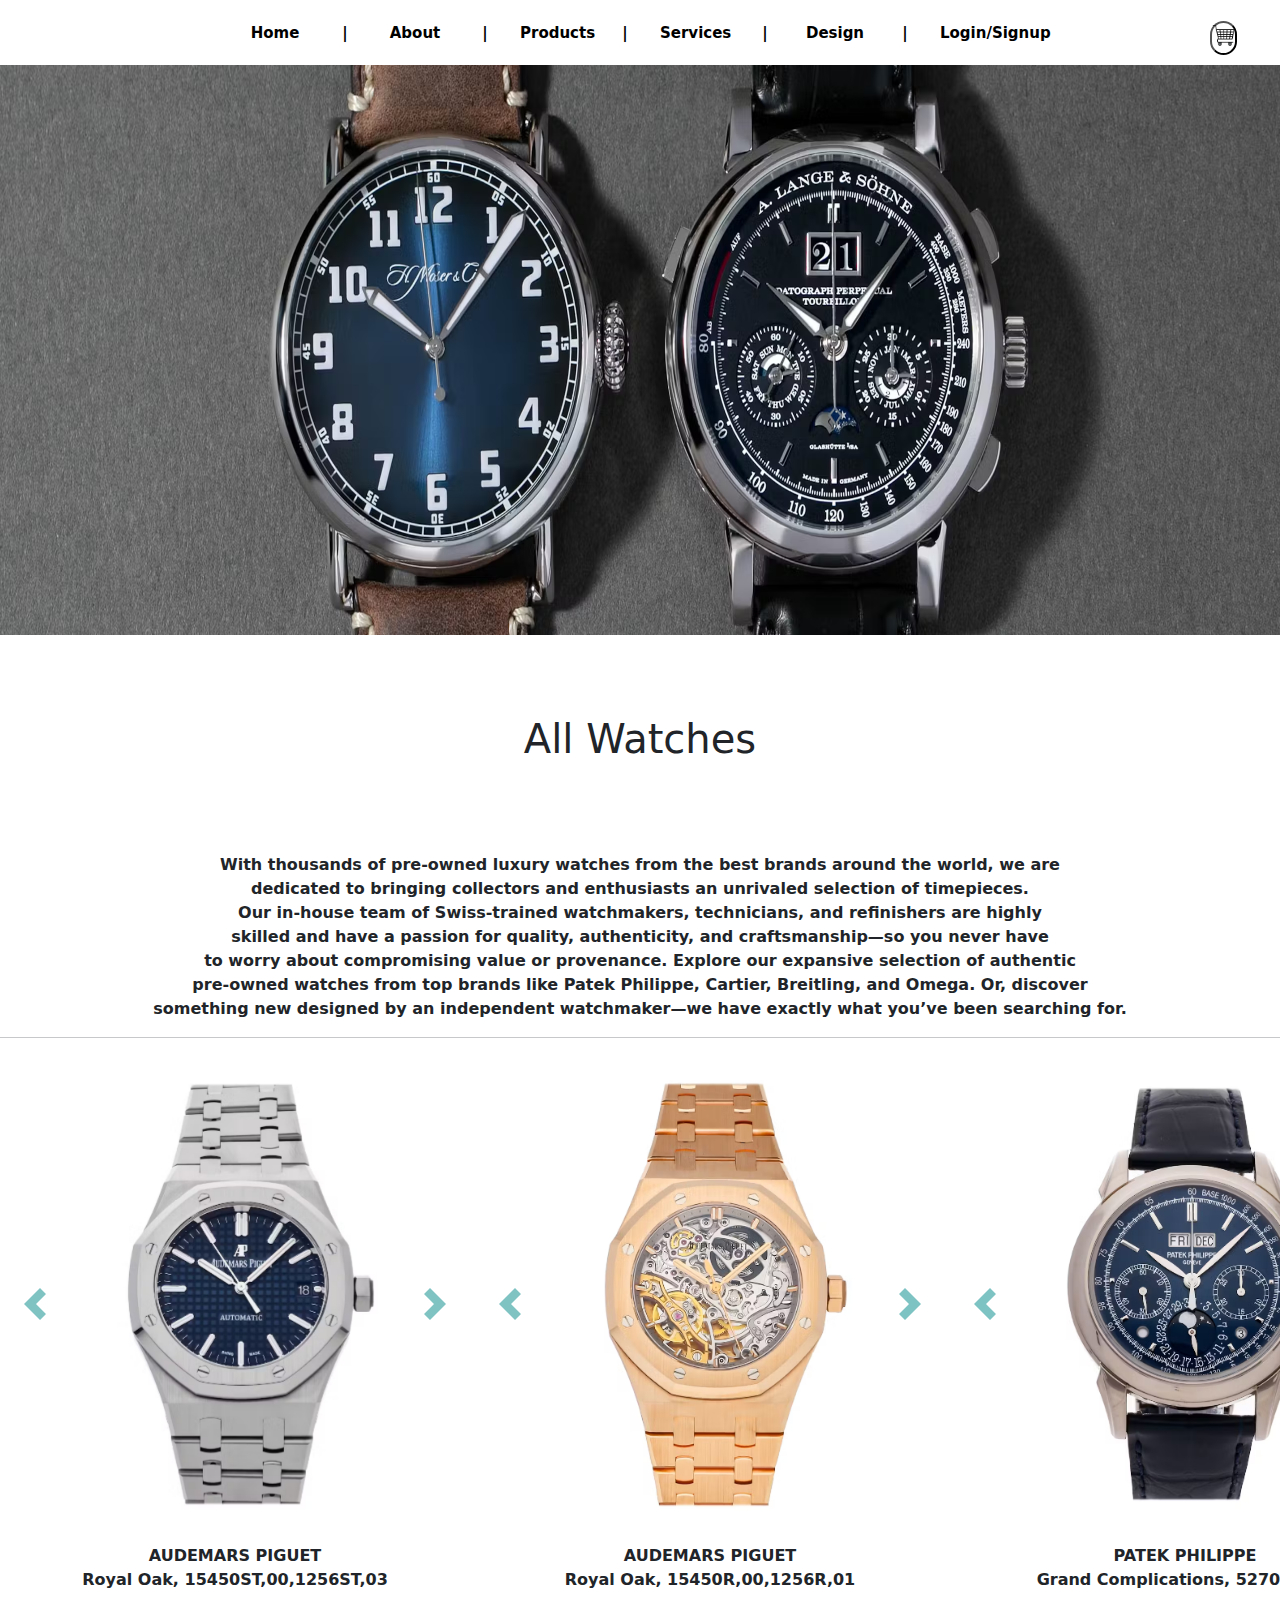
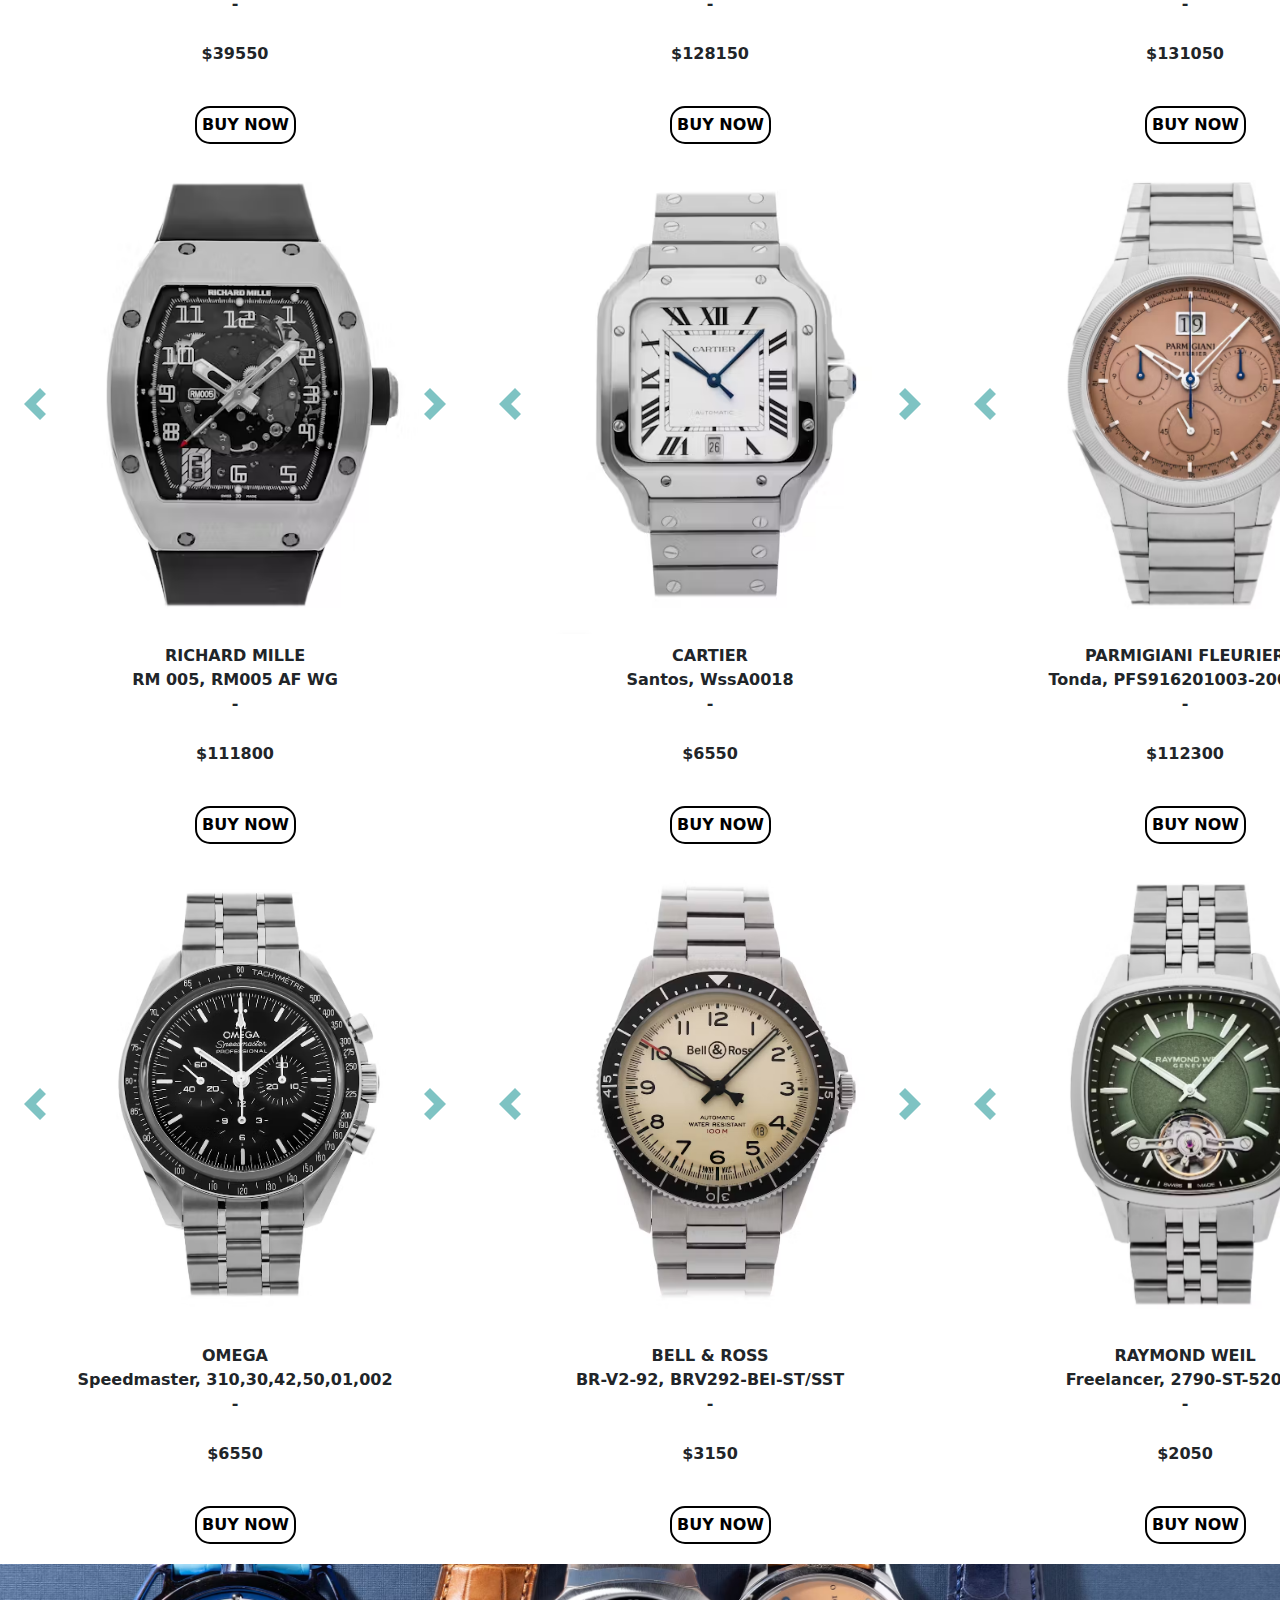
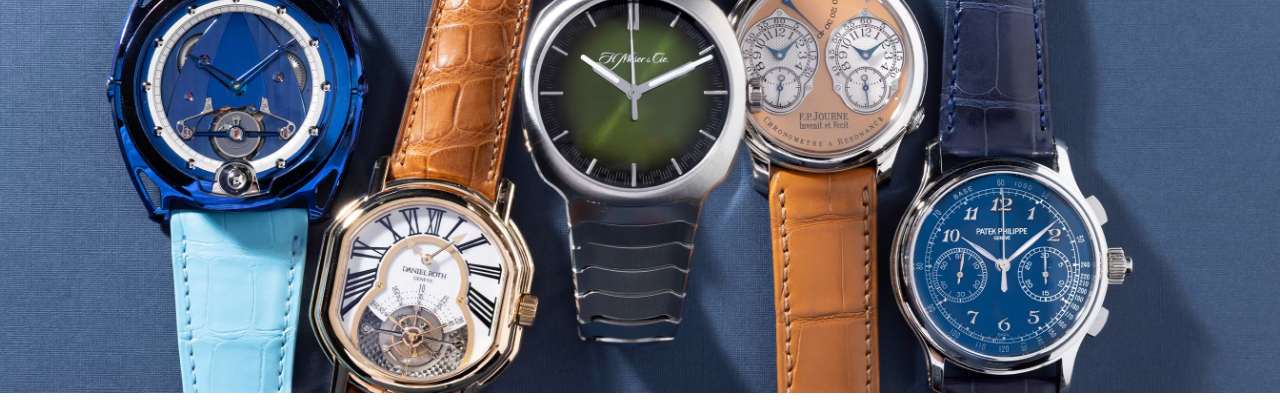
<file: Products.html>
<!--Code by Qahraman Taha Start-->
<html>

<head>
    <link rel="stylesheet" href="watchWebsite.css">
    <meta charset="utf-8">
    <meta name="viewport" content="width=device-width, initial-scale=1">
    <script src="https://cdn.jsdelivr.net/npm/bootstrap@5.3.3/dist/js/bootstrap.bundle.min.js" integrity="sha384-YvpcrYf0tY3lHB60NNkmXc5s9fDVZLESaAA55NDzOxhy9GkcIdslK1eN7N6jIeHz" crossorigin="anonymous"></script>

    <title>Watch Website</title>
</head>
<link href="https://cdn.jsdelivr.net/npm/bootstrap@5.3.3/dist/css/bootstrap.min.css" rel="stylesheet" integrity="sha384-QWTKZyjpPEjISv5WaRU9OFeRpok6YctnYmDr5pNlyT2bRjXh0JMhjY6hW+ALEwIH" crossorigin="anonymous">
<script src="Watches.js" async></script>

<body>

    <!--https://getbootstrap.com/docs/4.0/components/navbar/ This code displays a menu bar at the top of the page. Linking different pages.-->
    <div id="menu">
        <ul>
            <li class="menuitem"><a href="Index.html">Home</a></li>
            <li class="menuitem"><a href="#">|</a></li>
            <li class="menuitem"><a href="About.html">About</a></li>
            <li class="menuitem"><a href="#">|</a></li>
            <li class="menuitem"><a href="Products.html">Products</a></li>
            <li class="menuitem"><a href="#">|</a></li>
            <li class="menuitem"><a href="Services.html">Services</a></li>
            <li class="menuitem"><a href="#">|</a></li>
            <li class="menuitem"><a href="Design.html">Design</a></li>
            <li class="menuitem"><a href="#">|</a></li>
            <li class="menuitem"><a href="Contact.html">Login/Signup</a></li>
        </ul>
    </div>

    <!--This code creatse a button with an image inside. and a onclick function to go to the cart page-->
    <div id="cart">
        <button id="round" onclick="openCart()"><img id="cart2" src="Cart.png"></button>
    </div>

    <!--This code displays an image , a H1 heading and some text-->
    <img src="image19.jpeg" width="100%" height="570px" alt="...">

    <h1 class="text-center">All Watches</h1>

    <p>With thousands of pre-owned luxury watches from the best brands around the world, we are <br>
        dedicated to bringing collectors and enthusiasts an unrivaled selection of timepieces. <br>
        Our in-house team of Swiss-trained watchmakers, technicians, and refinishers are highly <br>
        skilled and have a passion for quality, authenticity, and craftsmanship—so you never have <br>
        to worry about compromising value or provenance. Explore our expansive selection of authentic <br>
        pre-owned watches from top brands like Patek Philippe, Cartier, Breitling, and Omega. Or, discover <br>
        something new designed by an independent watchmaker—we have exactly what you’ve been searching for.</p>

    <hr>


    <!--https://getbootstrap.com/docs/4.0/components/carousel/ this code displays images that you can scroll through, a discription of the watch and a Buy now button-->
    <div class="containerProdcuts">
        <div id="carouselExample" class="carousel slide">
            <div class="carousel-inner">
                <div class="carousel-item active">
                    <img class="shop-item-image" src="item1pic1.jpeg" class="d-block" width="480px" height="480px" alt="...">

                </div>
                <div class="carousel-item">
                    <img src="item1pic2.jpeg" class="d-block" width="480px" height="480px" alt="...">
                </div>
                <div class="carousel-item">
                    <img src="item1pic3.jpeg" class="d-block" width="480px" height="480px" alt="...">
                </div>
                <div class="carousel-item">
                    <img src="item1pic4.jpeg" class="d-block" width="480px" height="480px" alt="...">
                </div>
                <div class="carousel-item">
                    <img src="item1pic5.jpeg" class="d-block" width="480px" height="480px" alt="...">
                </div>
            </div>
            <button class="carousel-control-prev" type="button" data-bs-target="#carouselExample" data-bs-slide="prev">
                <span class="carousel-control-prev-icon" aria-hidden="true"></span>
                <span class="visually-hidden text-dark">Previous</span>
            </button>
            <button class="carousel-control-next" type="button" data-bs-target="#carouselExample" data-bs-slide="next">
                <span class="carousel-control-next-icon" aria-hidden="true"></span>
                <span class="visually-hidden text-dark">Next</span>
            </button>
            <p class="shop-item-title">AUDEMARS PIGUET <br>
                Royal Oak, 15450ST,00,1256ST,03 <br>
                - <br>
            <p class="shop-item-price">$39550</p><br>
                <button class="productBuy buyNow">BUY NOW</button>
            </p>

        </div>
        <!--https://getbootstrap.com/docs/4.0/components/carousel/ this code displays images that you can scroll through, a discription of the watch and a Buy now button-->
        <div id="carouselExample2" class="container2 carousel slide">
            <div class="row carousel-inner">
                <div class="carousel-item active">
                    <img class="shop-item-image" src="item2pic1.jpeg" class="d-block" width="480px" height="480px" alt="...">
                </div>
                <div class="carousel-item">
                    <img src="item2pic2.jpeg" class="d-block" width="480px" height="480px" alt="...">
                </div>
                <div class="carousel-item">
                    <img src="item2pic3.jpeg" class="d-block" width="480px" height="480px" alt="...">
                </div>
                <div class="carousel-item">
                    <img src="item2pic4.jpeg" class="d-block" width="480px" height="480px" alt="...">
                </div>
                <div class="carousel-item">
                    <img src="item2pic5.jpeg" class="d-block" width="480px" height="480px" alt="...">
                </div>
            </div>
            <button class="carousel-control-prev" type="button" data-bs-target="#carouselExample2" data-bs-slide="prev">
                <span class="carousel-control-prev-icon" aria-hidden="true"></span>
                <span class="visually-hidden text-dark">Previous</span>
            </button>
            <button class="carousel-control-next" type="button" data-bs-target="#carouselExample2" data-bs-slide="next">
                <span class="carousel-control-next-icon" aria-hidden="true"></span>
                <span class="visually-hidden text-dark">Next</span>
            </button>
            <p class="shop-item-title">AUDEMARS PIGUET<br>
                Royal Oak, 15450R,00,1256R,01<br>
                - <br>
                <p class="shop-item-price">$128150</p><br>
                <button class="productBuy buyNow">BUY NOW</button>
            </p>
        </div>
        <!--https://getbootstrap.com/docs/4.0/components/carousel/ this code displays images that you can scroll through, a discription of the watch and a Buy now button-->
        <div id="carouselExample3" class="carousel slide">
            <div class="carousel-inner">
                <div class="carousel-item active">
                    <img class="shop-item-image" src="item3pic1.jpeg" class="d-block" width="480px" height="480px" alt="...">
                </div>
                <div class="carousel-item">
                    <img src="item3pic2.jpeg" class="d-block" width="480px" height="480px" alt="...">
                </div>
                <div class="carousel-item">
                    <img src="item3pic3.jpeg" class="d-block" width="480px" height="480px" alt="...">
                </div>
                <div class="carousel-item">
                    <img src="item3pic4.jpeg" class="d-block" width="480px" height="480px" alt="...">
                </div>
                <div class="carousel-item">
                    <img src="item3pic5.jpeg" class="d-block" width="480px" height="480px" alt="...">
                </div>
            </div>
            <button class="carousel-control-prev" type="button" data-bs-target="#carouselExample3" data-bs-slide="prev">
                <span class="carousel-control-prev-icon" aria-hidden="true"></span>
                <span class="visually-hidden text-dark">Previous</span>
            </button>
            <button class="carousel-control-next" type="button" data-bs-target="#carouselExample3" data-bs-slide="next">
                <span class="carousel-control-next-icon" aria-hidden="true"></span>
                <span class="visually-hidden text-dark">Next</span>
            </button>
            <p class="shop-item-title">PATEK PHILIPPE<br>
                Grand Complications, 5270G-014<br>
                - <br>
                <p class="shop-item-price">$131050</p> <br>
                <button class="productBuy buyNow">BUY NOW</button>
            </p>
        </div>
    </div>

    <!--https://getbootstrap.com/docs/4.0/components/carousel/ this code displays images that you can scroll through, a discription of the watch and a Buy now button-->
    <div class="containerProdcuts2">
        <div id="carouselExample4" class="carousel slide">
            <div class="carousel-inner">
                <div class="carousel-item active">
                    <img class="shop-item-image" src="item4pic1.jpeg" class="d-block" width="480px" height="480px" alt="...">

                </div>
                <div class="carousel-item">
                    <img src="item4pic2.jpeg" class="d-block" width="480px" height="480px" alt="...">
                </div>
                <div class="carousel-item">
                    <img src="item4pic3.jpeg" class="d-block" width="480px" height="480px" alt="...">
                </div>
                <div class="carousel-item">
                    <img src="item4pic4.jpeg" class="d-block" width="480px" height="480px" alt="...">
                </div>
                <div class="carousel-item">
                    <img src="item4pic5.jpeg" class="d-block" width="480px" height="480px" alt="...">
                </div>
            </div>
            <button class="carousel-control-prev" type="button" data-bs-target="#carouselExample4" data-bs-slide="prev">
                <span class="carousel-control-prev-icon" aria-hidden="true"></span>
                <span class="visually-hidden text-dark">Previous</span>
            </button>
            <button class="carousel-control-next" type="button" data-bs-target="#carouselExample4" data-bs-slide="next">
                <span class="carousel-control-next-icon" aria-hidden="true"></span>
                <span class="visually-hidden text-dark">Next</span>
            </button>
            <p class="shop-item-title">RICHARD MILLE <br>
                RM 005, RM005 AF WG <br>
                - <br>
                <p class="shop-item-price">$111800</p> <br>
                <button class="productBuy buyNow">BUY NOW</button>
            </p>

        </div>

        <!--https://getbootstrap.com/docs/4.0/components/carousel/ this code displays images that you can scroll through, a discription of the watch and a Buy now button-->
        <div id="carouselExample5" class="carousel slide">
            <div class="carousel-inner">
                <div class="carousel-item active">
                    <img class="shop-item-image" src="item5pic1.jpeg" class="d-block" width="480px" height="480px" alt="...">
                </div>
                <div class="carousel-item">
                    <img src="item5pic2.jpeg" class="d-block" width="480px" height="480px" alt="...">
                </div>
                <div class="carousel-item">
                    <img src="item5pic3.jpeg" class="d-block" width="480px" height="480px" alt="...">
                </div>
                <div class="carousel-item">
                    <img src="item5pic4.jpeg" class="d-block" width="480px" height="480px" alt="...">
                </div>
            </div>
            <button class="carousel-control-prev" type="button" data-bs-target="#carouselExample5" data-bs-slide="prev">
                <span class="carousel-control-prev-icon" aria-hidden="true"></span>
                <span class="visually-hidden text-dark">Previous</span>
            </button>
            <button class="carousel-control-next" type="button" data-bs-target="#carouselExample5" data-bs-slide="next">
                <span class="carousel-control-next-icon" aria-hidden="true"></span>
                <span class="visually-hidden text-dark">Next</span>
            </button>
            <p class="shop-item-title">CARTIER<br>
                Santos, WssA0018<br>
                - <br>
                <p class="shop-item-price">$6550</p> <br>
                <button class="productBuy buyNow">BUY NOW</button>
            </p>
        </div>

        <!--https://getbootstrap.com/docs/4.0/components/carousel/ this code displays images that you can scroll through, a discription of the watch and a Buy now button-->
        <div id="carouselExample6" class="carousel slide">
            <div class="carousel-inner">
                <div class="carousel-item active">
                    <img class="shop-item-image" src="item6pic1.jpeg" class="d-block" width="480px" height="480px" alt="...">
                </div>
                <div class="carousel-item">
                    <img src="item6pic2.jpeg" class="d-block" width="480px" height="480px" alt="...">
                </div>
                <div class="carousel-item">
                    <img src="item6pic3.jpeg" class="d-block" width="480px" height="480px" alt="...">
                </div>
                <div class="carousel-item">
                    <img src="item6pic4.jpeg" class="d-block" width="480px" height="480px" alt="...">
                </div>
                <div class="carousel-item">
                    <img src="item6pic5.jpeg" class="d-block" width="480px" height="480px" alt="...">
                </div>
            </div>
            <button class="carousel-control-prev" type="button" data-bs-target="#carouselExample6" data-bs-slide="prev">
                <span class="carousel-control-prev-icon" aria-hidden="true"></span>
                <span class="visually-hidden text-dark">Previous</span>
            </button>
            <button class="carousel-control-next" type="button" data-bs-target="#carouselExample6" data-bs-slide="next">
                <span class="carousel-control-next-icon" aria-hidden="true"></span>
                <span class="visually-hidden text-dark">Next</span>
            </button>
            <p class="shop-item-title">PARMIGIANI FLEURIER<br>
                Tonda, PFS916201003-200182<br>
                - <br>
                <p class="shop-item-price">$112300</p> <br>
                <button class="productBuy buyNow">BUY NOW</button>
            </p>
        </div>
    </div>

    <!--https://getbootstrap.com/docs/4.0/components/carousel/ this code displays images that you can scroll through, a discription of the watch and a Buy now button-->
    <div class="containerProdcuts3">
        <div id="carouselExample7" class="carousel slide">
            <div class="carousel-inner">
                <div class="carousel-item active">
                    <img class="shop-item-image" src="item7pic1.jpeg" class="d-block" width="480px" height="480px" alt="...">

                </div>
                <div class="carousel-item">
                    <img src="item7pic2.jpeg" class="d-block" width="480px" height="480px" alt="...">
                </div>
                <div class="carousel-item">
                    <img src="item7pic3.jpeg" class="d-block" width="480px" height="480px" alt="...">
                </div>
                <div class="carousel-item">
                    <img src="item7pic4.jpeg" class="d-block" width="480px" height="480px" alt="...">
                </div>
                <div class="carousel-item">
                    <img src="item7pic5.jpeg" class="d-block" width="480px" height="480px" alt="...">
                </div>
            </div>
            <button class="carousel-control-prev" type="button" data-bs-target="#carouselExample7" data-bs-slide="prev">
                <span class="carousel-control-prev-icon" aria-hidden="true"></span>
                <span class="visually-hidden text-dark">Previous</span>
            </button>
            <button class="carousel-control-next" type="button" data-bs-target="#carouselExample7" data-bs-slide="next">
                <span class="carousel-control-next-icon" aria-hidden="true"></span>
                <span class="visually-hidden text-dark">Next</span>
            </button>
            <p class="shop-item-title">OMEGA <br>
                Speedmaster, 310,30,42,50,01,002 <br>
                - <br>
                <p class="shop-item-price">$6550</p><br>
                <button class="productBuy buyNow">BUY NOW</button>
            </p>
        </div>

        <!--https://getbootstrap.com/docs/4.0/components/carousel/ this code displays images that you can scroll through, a discription of the watch and a Buy now button-->
        <div id="carouselExample8" class="carousel slide">
            <div class="carousel-inner">
                <div class="carousel-item active">
                    <img class="shop-item-image" src="item8pic1.jpeg" class="d-block" width="480px" height="480px" alt="...">
                </div>
                <div class="carousel-item">
                    <img src="item8pic2.jpeg" class="d-block" width="480px" height="480px" alt="...">
                </div>
                <div class="carousel-item">
                    <img src="item8pic3.jpeg" class="d-block" width="480px" height="480px" alt="...">
                </div>
                <div class="carousel-item">
                    <img src="item8pic4.jpeg" class="d-block" width="480px" height="480px" alt="...">
                </div>
            </div>
            <button class="carousel-control-prev" type="button" data-bs-target="#carouselExample8" data-bs-slide="prev">
                <span class="carousel-control-prev-icon" aria-hidden="true"></span>
                <span class="visually-hidden text-dark">Previous</span>
            </button>
            <button class="carousel-control-next" type="button" data-bs-target="#carouselExample8" data-bs-slide="next">
                <span class="carousel-control-next-icon" aria-hidden="true"></span>
                <span class="visually-hidden text-dark">Next</span>
            </button>
            <p class="shop-item-title">BELL & ROSS<br>
                BR-V2-92, BRV292-BEI-ST/SST<br>
                - <br>
                <p class="shop-item-price">$3150</p><br>
                <button class="productBuy buyNow">BUY NOW</button>
            </p>
        </div>

        <!--https://getbootstrap.com/docs/4.0/components/carousel/ this code displays images that you can scroll through, a discription of the watch and a Buy now button-->
        <div id="carouselExample9" class="carousel slide">
            <div class="carousel-inner">
                <div class="carousel-item active">
                    <img class="shop-item-image" src="item9pic1.jpeg" class="d-block" width="480px" height="480px" alt="...">
                </div>
                <div class="carousel-item">
                    <img src="item9pic2.jpeg" class="d-block" width="480px" height="480px" alt="...">
                </div>
                <div class="carousel-item">
                    <img src="item9pic3.jpeg" class="d-block" width="480px" height="480px" alt="...">
                </div>
                <div class="carousel-item">
                    <img src="item9pic4.jpeg" class="d-block" width="480px" height="480px" alt="...">
                </div>
                <div class="carousel-item">
                    <img src="item9pic5.jpeg" class="d-block" width="480px" height="480px" alt="...">
                </div>
            </div>
            <button class="carousel-control-prev" type="button" data-bs-target="#carouselExample9" data-bs-slide="prev">
                <span class="carousel-control-prev-icon" aria-hidden="true"></span>
                <span class="visually-hidden text-dark">Previous</span>
            </button>
            <button class="carousel-control-next" type="button" data-bs-target="#carouselExample9" data-bs-slide="next">
                <span class="carousel-control-next-icon" aria-hidden="true"></span>
                <span class="visually-hidden text-dark">Next</span>
            </button>
            <p class="shop-item-title">RAYMOND WEIL<br>
                Freelancer, 2790-ST-52051<br>
                - <br>
                <p class="shop-item-price">$2050</p><br>
                <button class="productBuy buyNow">BUY NOW</button>
            </p>
        </div>
    </div>

    <!--This code displays an image-->
    <p class="image20"> <img src="image20.jpeg" width="100%" alt="..."> </p>
</body>

</html>
<!--Code by Qahraman Taha End-->
</file>
<file: watchWebsite.css>
/*Qahraman Taha*/
ul {
  margin: 0 auto 0 auto;
  text-align: left;

}


/*Qahraman Taha*/
#mainpic h1 {
  position: absolute;
  text-align: left;
  font-size: 30px;
  color: #000000;
  top: 150px;

}



/*Qahraman Taha*/
#menu ul {
  list-style: none;
  padding-left: 50px;
  margin-left: auto;
  width: 900px;
  padding-top: 5px;
}

/*Bartlomiej Pawlik*/
.buyNowServices {
  border: black solid 2px;
  border-radius: 15px;
  background-color: white;
  font-weight: 600;
  margin-left: 50%;
}
/*Bartlomiej Pawlik*/
.designTitle {
  text-align: center;
}

/*Bartlomiej Pawlik*/
.productBuy {
  border: black solid 2px;
  border-radius: 15px;
  background-color: white;
  font-weight: 600;
  margin-left: 195px;
  padding: 5px;
}

/*Bartlomiej Pawlik*/
.carousel-control-prev-icon {
  background-image: url("data:image/svg+xml;charset=utf8,%3Csvg xmlns='http://www.w3.org/2000/svg' fill='%23088' viewBox='0 0 8 8'%3E%3Cpath d='M5.25 0l-4 4 4 4 1.5-1.5-2.5-2.5 2.5-2.5-1.5-1.5z'/%3E%3C/svg%3E") !important;
 }
 /*Bartlomiej Pawlik*/
 .carousel-control-next-icon {
   background-image: url("data:image/svg+xml;charset=utf8,%3Csvg xmlns='http://www.w3.org/2000/svg' fill='%23088' viewBox='0 0 8 8'%3E%3Cpath d='M2.75 0l-1.5 1.5 2.5 2.5-2.5 2.5 1.5 1.5 4-4-4-4z'/%3E%3C/svg%3E") !important;
 }

/*Qahraman Taha*/
#menu a {
  float: left;
  width: 70px;
  height: 60px;
  text-align: center;
  text-decoration: none;
  color: #000000;
  font-weight: bold;
  padding-top: 17px;
  font-size: 15px;
}

/*Bartlomiej Pawlik*/
#menu a:hover {
  color: #464646;
}

/*Bartlomiej Pawlik*/
.p-1 {
  text-align: center;
}

/*Bartlomiej Pawlik*/
.text-center {
  margin: 80px;
}

/*Bartlomiej Pawlik*/
#cart {
  float: right;
  margin-right: 40px;
  width: 30px;
  height: 30px;
}

/*Bartlomiej Pawlik*/
#round {
  border-radius: 60px;
  background-color: white;
  padding-bottom: 5px;
  margin-bottom: 20px;
}

/*Bartlomiej Pawlik*/
#cart2 {
  width: 23px;
  height: 25px;
  margin-left: 0px;
}

/*Bartlomiej Pawlik*/
p {
  text-align: center;
  font-weight: 600;
  padding-top: 10px;
}


/*Qahraman Taha https://www.w3schools.com/css//css3_masking.asp*/
#imagee {
  mask-image: linear-gradient(to bottom, rgba(0, 0, 0, 0.5), rgba(0, 0, 0, 1));
  padding-top: 250px;
}

/*Bartlomiej Pawlik*/
.buyNow {
  border: black solid 2px;
  border-radius: 15px;
  background-color: white;
  font-weight: 600;
  padding: 5px;
}
/*Bartlomiej Pawlik*/
.video1 {
  margin-left: 30%;
  margin-right: 10%;
  margin-top: -10%;
}
/*Bartlomiej Pawlik*/
.para1 {
  margin-top: -5%;
}
/*Bartlomiej Pawlik*/
.picture1 {
  margin-left: 33%;
  margin-top: -2%;
}
/*Bartlomiej Pawlik*/
.picture2 {
  margin-left: 33%;
  margin-top: 2%;
}
/*Bartlomiej Pawlik*/
.picture3 {
  margin-left: 42%;
  margin-top: 2%;
}


/*Qahraman Taha*/
.container3 {
  grid-row: span 3;
  background-color: rgb(54, 49, 16);
  margin-top: 3.5%;
  height: 400px;
  width: 100%;
}

/*Bartlomiej Pawlik*/
select {
  width: 432px;
}

/*Bartlomiej Pawlik*/
.form-row {
  margin-top: 10px;
}


/*Qahraman Taha*/
.aboutus {
  margin-left: 700px;
  padding: 160px;
}
/*Bartlomiej Pawlik*/
.one {
  padding: 160px;
}

/*Bartlomiej Pawlik*/
.btn {
  margin-left: 47%;
  margin-top: 10px;
}

/*Qahraman Taha*/
.container4 {
  display: grid;
  grid-template-columns: 2fr 3fr;
  grid-template-rows: 200px;
  gap: 5px;

}
/*Bartlomiej Pawlik*/
#two {
  height: 400px;
  width: 100%;
  padding-top: 100px;
  padding-left: 100px;
  color: rgb(54, 49, 16);
}
/*Bartlomiej Pawlik*/
#three {
  height: 400px;
  width: 100%;
  padding-top: 100px;
  padding-left: 300px;

}

/*Bartlomiej Pawlik*/
.para2 {
  margin-top: -580px;
  margin-left: 150px;
  color: aqua;
}
/*Bartlomiej Pawlik*/
.para3 {
  margin-top: -50px;
  margin-left: 150px;
  color: aqua;

}

/*Qahraman Taha*/
.image15 {
  margin-left: 10%;
}
/*Bartlomiej Pawlik*/
.buyNowServices {
  margin-left: 48%;
}



/*Qahraman Taha https://www.w3schools.com/css//css3_masking.asp*/
.imagee2 {
  mask-image: linear-gradient(to top, rgba(0, 0, 0, 0), rgb(0, 0, 0, 1));

}
/*Bartlomiej Pawlik*/
#designPic1 {
  margin-left: 560px;
}
/*Bartlomiej Pawlik*/
.designP {
  text-align: center;
}
/*Bartlomiej Pawlik*/
#designPic2 {
  margin-left: 560px;
  margin-top: 50px;
}

/*Qahraman Taha https://www.w3schools.com/css//css3_masking.asp*/
.imagee3 {
  mask-image: linear-gradient(to top, rgba(0, 0, 0, 0), rgb(0, 0, 0, 1));
  margin-left: 25%;
}
/*Bartlomiej Pawlik*/
.signup {
  background-color: rgb(212, 212, 212);
}

/*Qahraman Taha*/
#carouselExample {
  width: 470px;
}

/*Qahraman Taha*/
#carouselExample2 {
  width: 470px;
}

/*Qahraman Taha*/
#carouselExample3 {
  width: 470px;
}

/*Qahraman Taha*/
#carouselExample4 {
  width: 470px;
}

/*Qahraman Taha*/
#carouselExample5 {
  width: 470px;
}

/*Qahraman Taha*/
#carouselExample6 {
  width: 470px;
}

/*Qahraman Taha*/
#carouselExample7 {
  width: 470px;
}

/*Qahraman Taha*/
#carouselExample8 {
  width: 470px;
}

/*Qahraman Taha*/
#carouselExample9 {
  width: 470px;
}



/*Qahraman Taha*/
.containerProdcuts {
  display: grid;
  grid-template-columns: 2fr 2fr 2fr;
  grid-template-rows: 500px;
  gap: 5px;

}

/*Qahraman Taha*/
.containerProdcuts2 {
  margin-top: 200px;
  display: grid;
  grid-template-columns: 2fr 2fr 2fr;
  grid-template-rows: 500px;
  gap: 5px;

}

/*Qahraman Taha*/
.containerProdcuts3 {
  margin-top: 200px;
  display: grid;
  grid-template-columns: 2fr 2fr 2fr;
  grid-template-rows: 500px;
  gap: 5px;

}


/*Qahraman Taha*/
.image20 {
  margin-top: 200px;

}
/*Robert Onofrei*/
* {
  margin:0px;
  padding:0px;
  box-sizing: border-box;
}

.center{
  position: absolute;
  top:80%;
  left:50%;
  transform: translate(-50%, -50%);
}

.center button{
  padding: 10px 20px;
  font-size: 15px;
  font-weight: 600;
  color: #000000;
  background: #f5f5f5;
  border: none;
  outline: none;
  cursor: pointer;
  border-radius: 5px;
}

.popup{
  position: absolute;
  top:-150%;
  left: 50%;
  opacity: 0;
  transform: translate(-50%, -50%) scale(1.25);
  width: 520px;
  height: 580px;
  padding: 20px 30px;
  background: white;
  box-shadow: 2px 2px 3px 3px#000000;
  border-radius: 10px;
  transition: top 0ms ease-in-out 200ms,
              opacity 200ms ease-in-out 0ms,
              transform 20ms ease-in-out 0ms,
}

.popup.active{
  top:50%;
  opacity: 1;
  transform: translate(-50%, -50%) scale(1);
  transition: top 0ms ease-in-out 0ms,
              opacity 200ms ease-in-out 0ms,
              transform 20ms ease-in-out 0ms,
}


.popup .close-btn{
  position: absolute;
  top: 10px;
  right: 10px;
  width: 15px;
  height: 15px;
  background-color: #888;
  color: #eee;
  text-align: center;
  line-height: 15px;
  border-radius: 15px;
  cursor: pointer;
}

.popup .form h2{
  text-align:center;
  color: #222;
  margin: 10px 0px 20px;
  font-size: 25px;
}

.popup .form .form-element{
  margin: 15px 0px;
}

.popup .form .form-element label{
  font-size:14px;
  color:#222;
}

.popup .form .form-element input[type="fname"],
.popup .form .form-element input[type="Number"]{
  margin-top:5px;
  display:block;
  width: 100%;
  padding: 10px;
  outline:none;
  border: 1px solid #aaa;
  border-radius: 5px;
}

.popup .form .form-element input[type="Expiry"]{
  display:block;
  border: 1px solid #aaa;
  border-radius: 5px;
  margin-top:5px;
  outline:none;
  padding: 8px;
}

.popup .form .form-element input[type="CVV"]{
  margin-top:5px;
  display:block;
  padding:8px;
  outline:none;
  border: 1px solid #aaa;
  border-radius: 5px;
}

.popup .form .form-element input[type="checkbox"]{
  margin-right: 5px;
}

.popup .form .form-element button{
  width: 100%;
  height: 40px;
  border: none;
  outline: none;
  font-size:16px;
  background: grey;
  color: white;
  border-radius:10px;
  cursor: pointer;
}
/*RobertOnofrei*/
</file>
